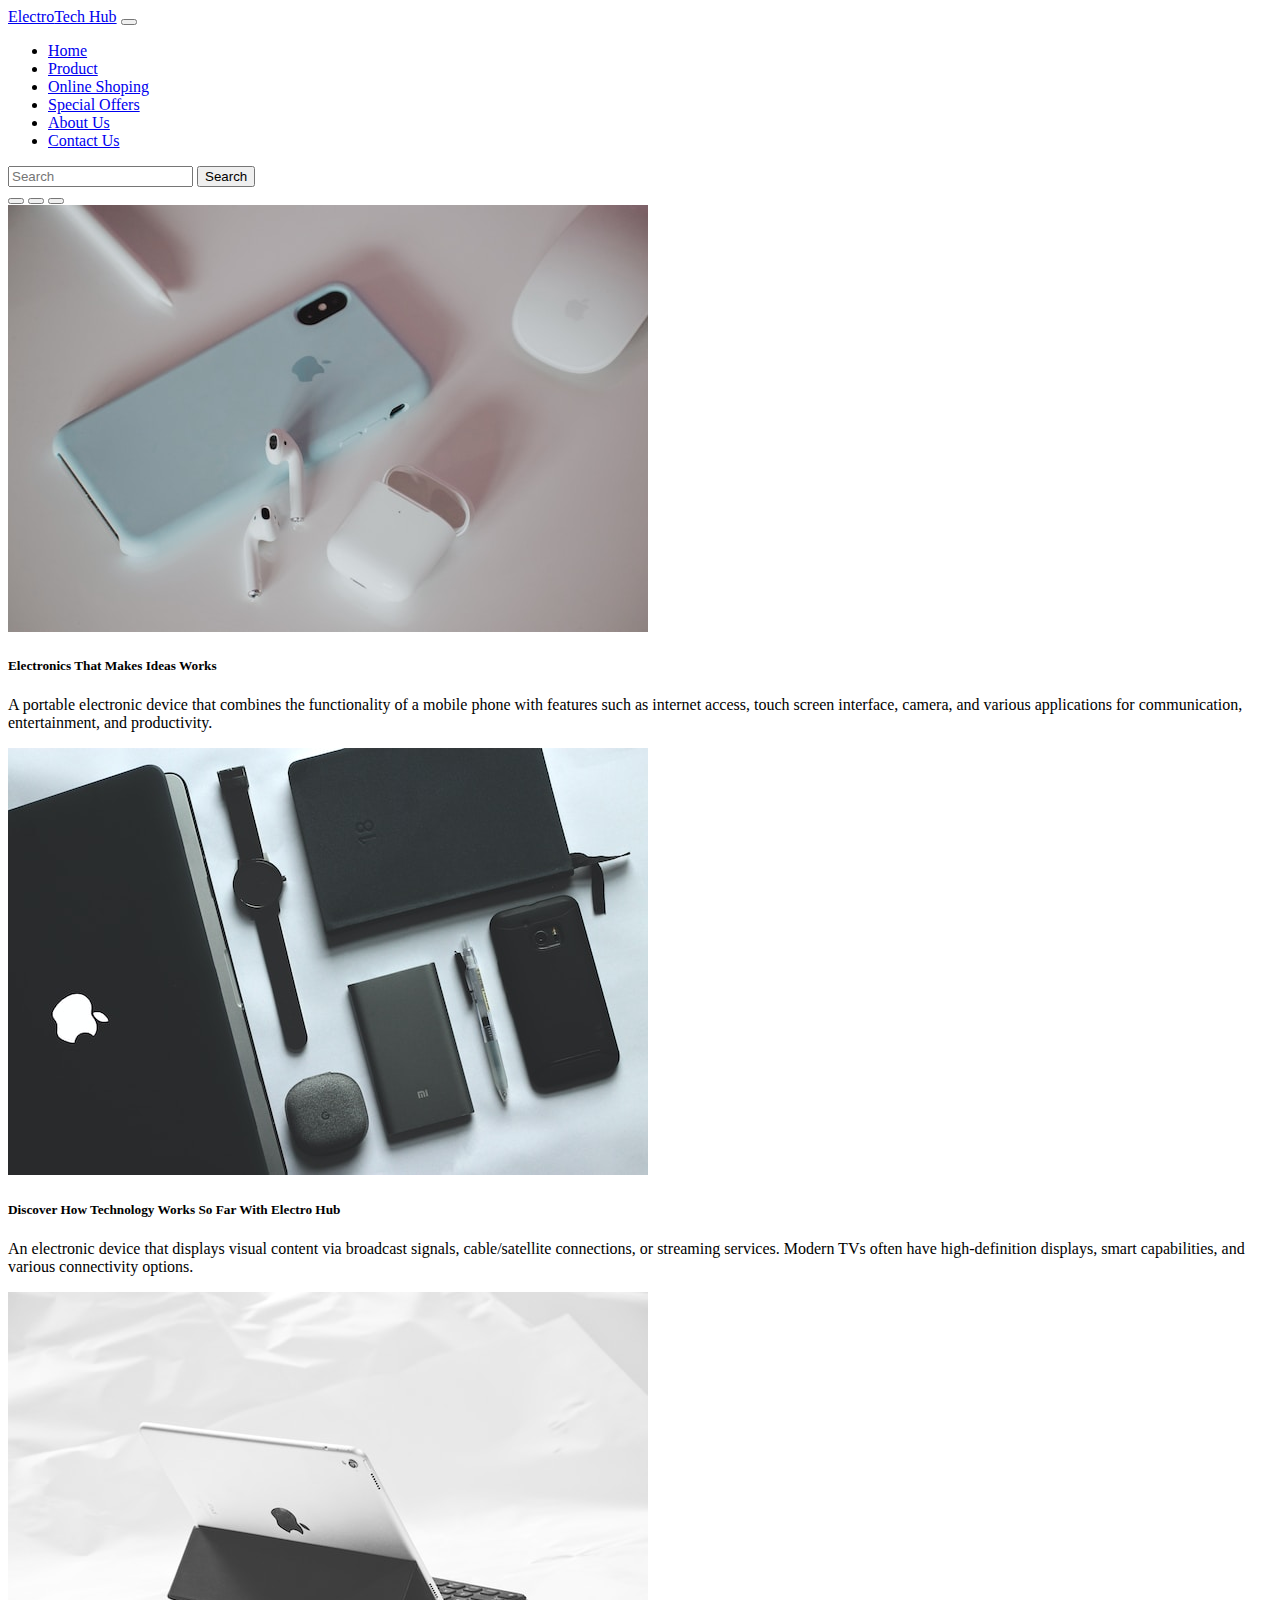
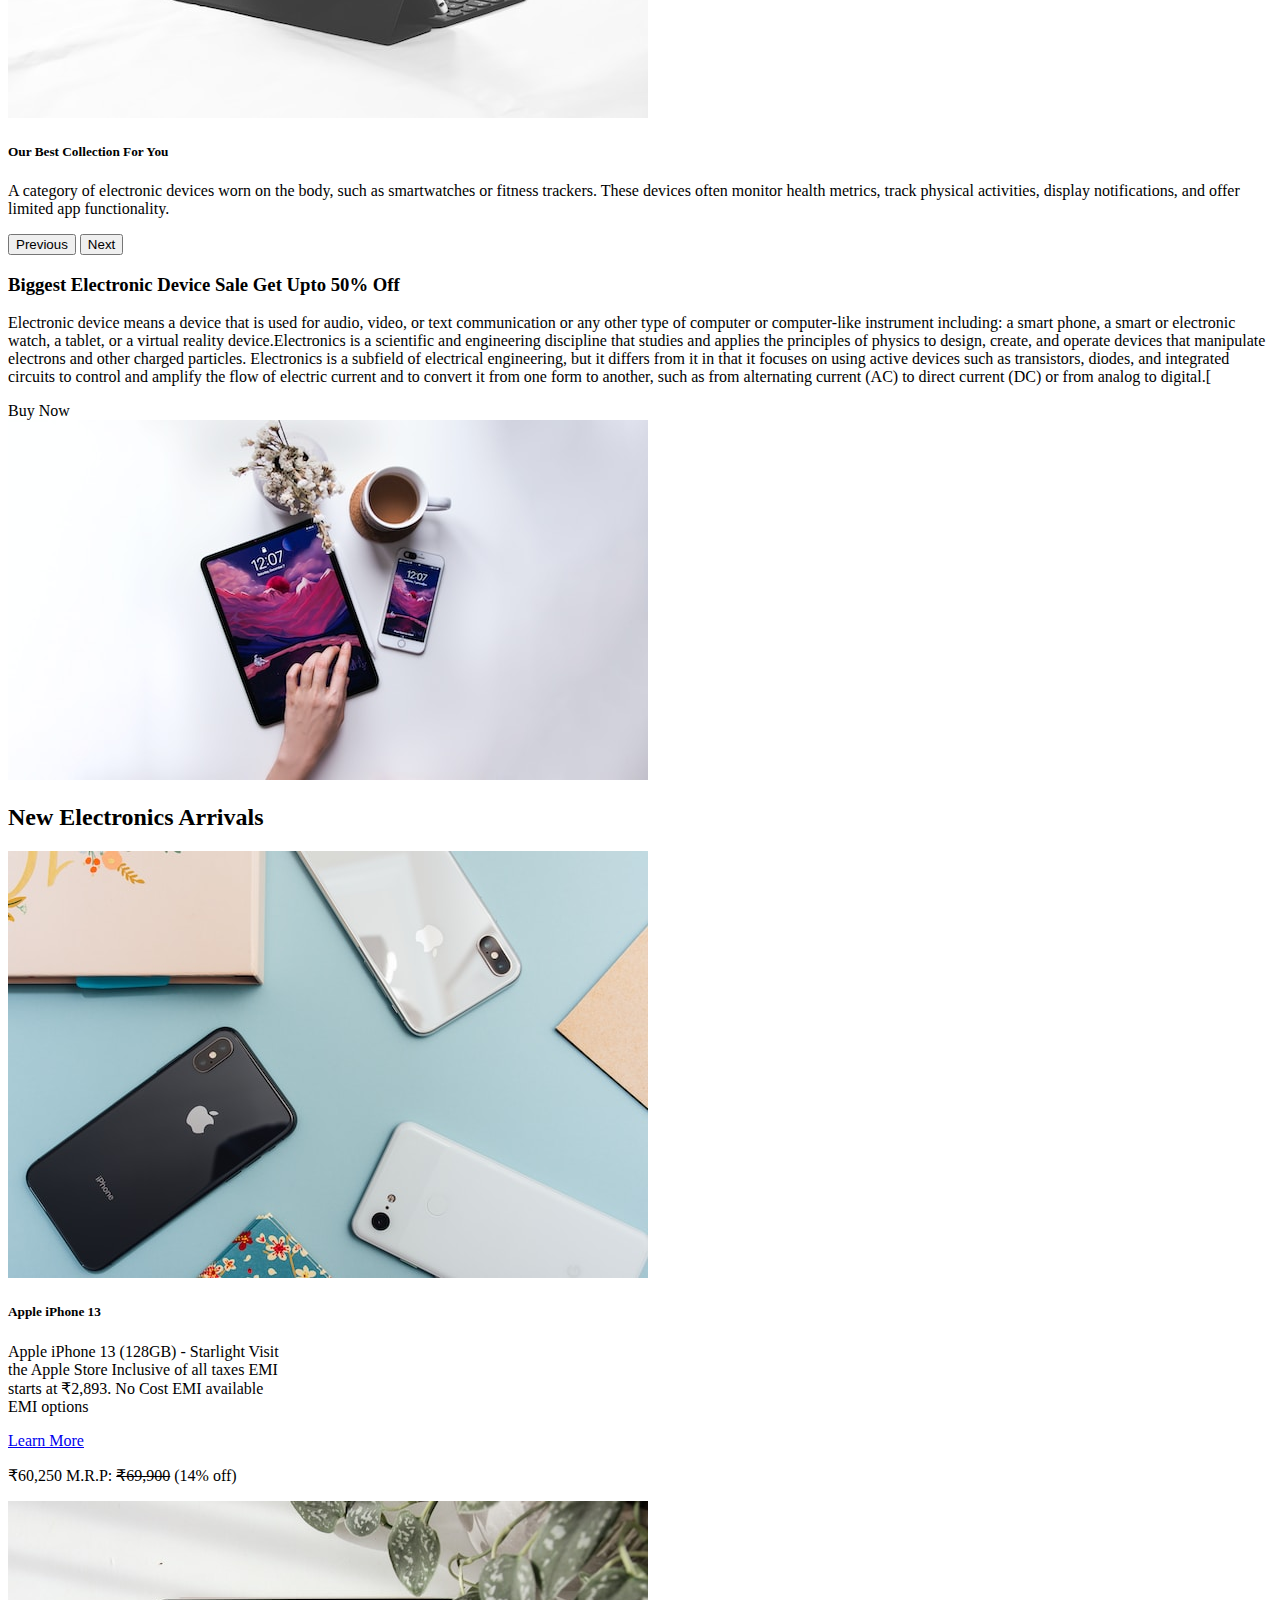
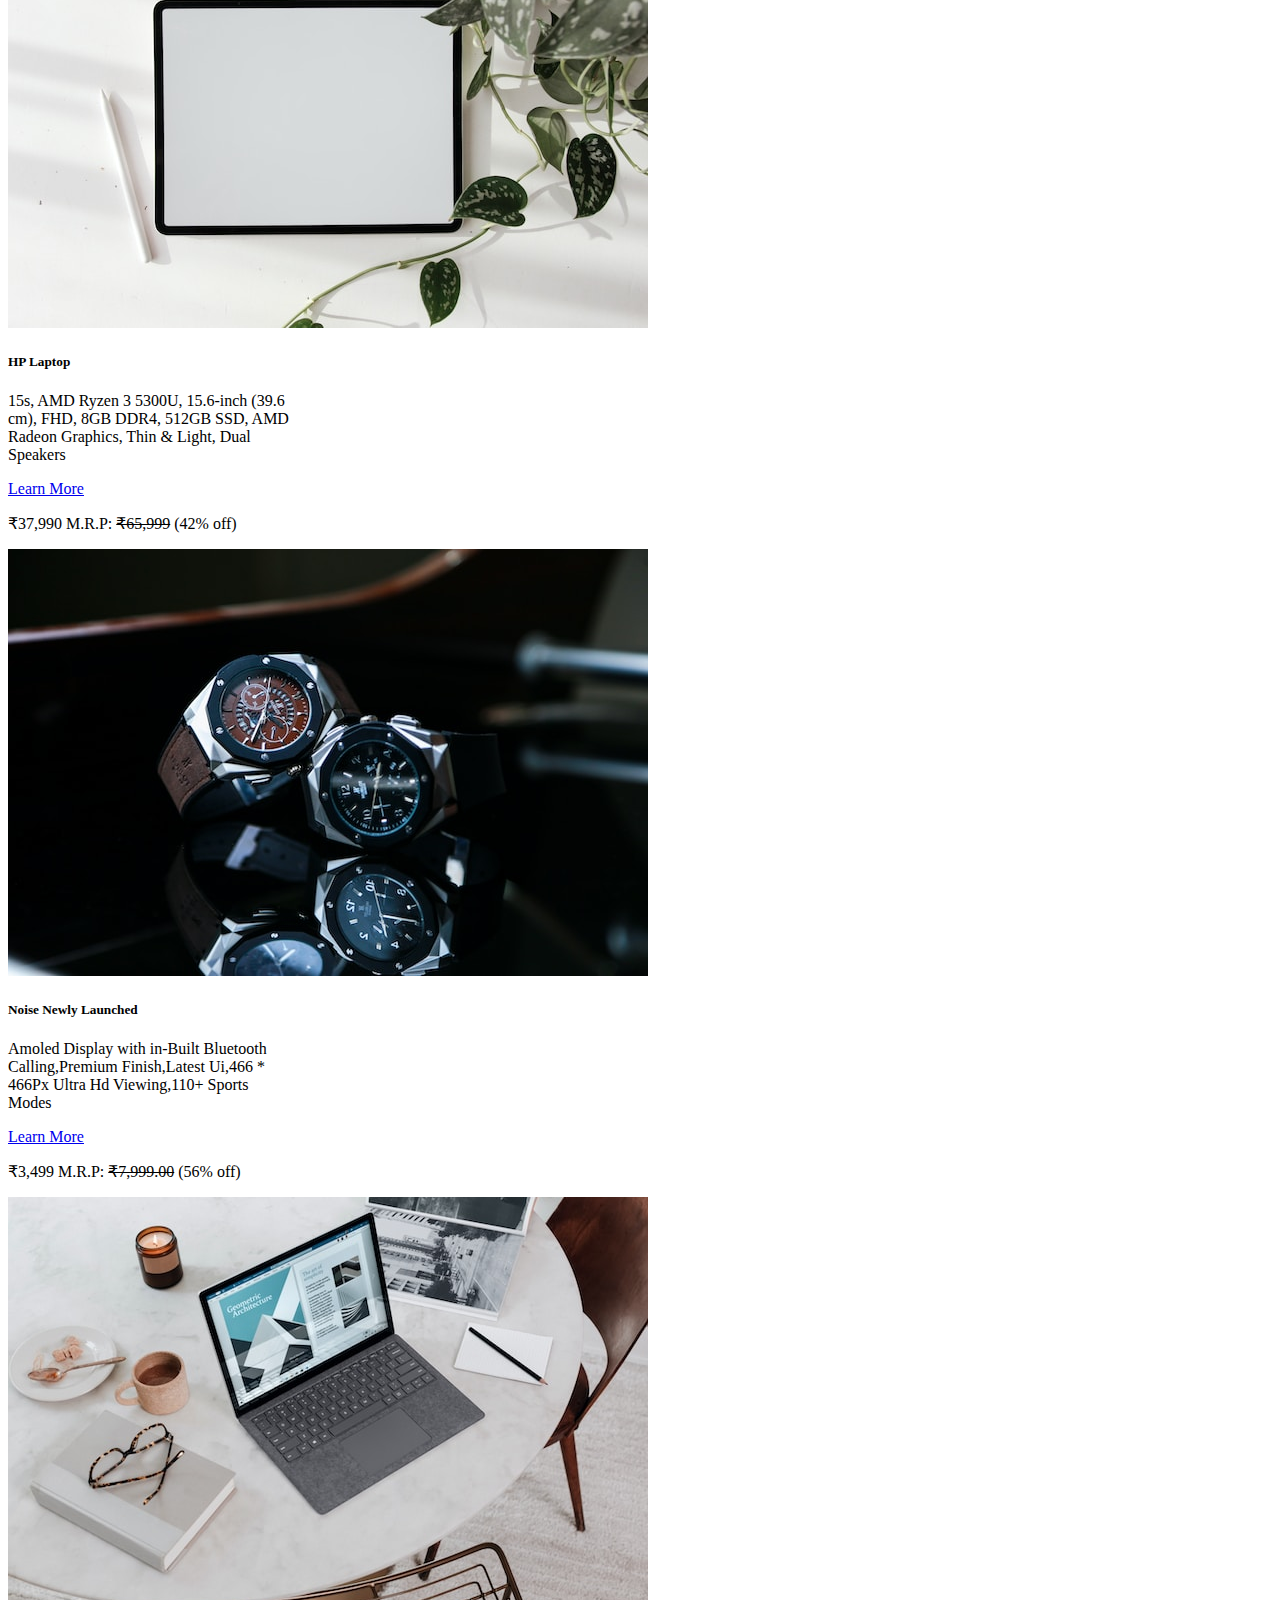
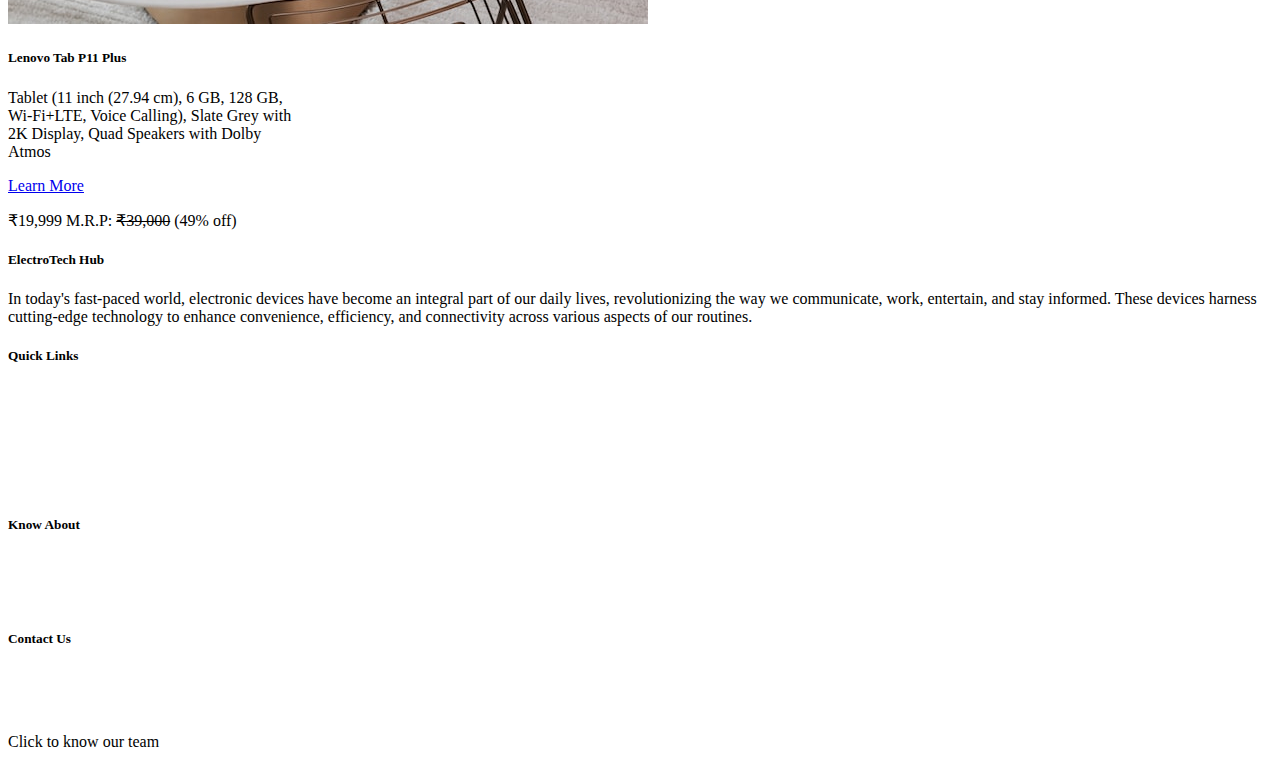
<file: index.html>
<!DOCTYPE html>
<html lang="en">
<head>
    <meta charset="UTF-8">
    <meta name="viewport" content="width=device-width, initial-scale=1.0">
    <title>Electro Tech Hub</title>
    <link href="https://cdn.jsdelivr.net/npm/bootstrap@5.3.1/dist/css/bootstrap.min.css" rel="stylesheet" integrity="sha384-4bw+/aepP/YC94hEpVNVgiZdgIC5+VKNBQNGCHeKRQN+PtmoHDEXuppvnDJzQIu9" crossorigin="anonymous">
    <link rel="stylesheet" href="https://cdnjs.cloudflare.com/ajax/libs/font-awesome/6.4.2/css/all.min.css" integrity="sha512-z3gLpd7yknf1YoNbCzqRKc4qyor8gaKU1qmn+CShxbuBusANI9QpRohGBreCFkKxLhei6S9CQXFEbbKuqLg0DA==" crossorigin="anonymous" referrerpolicy="no-referrer" />
</head>
<body>
    <nav class="navbar navbar-expand-lg bg-body-secondary fixed-top">
        <div class="container">
          <a class="navbar-brand" href="#"><span class="text-warning fs-2 mb-2">Electro</span>Tech Hub</a>
          <button class="navbar-toggler" type="button" data-bs-toggle="collapse" data-bs-target="#navbarSupportedContent" aria-controls="navbarSupportedContent" aria-expanded="false" aria-label="Toggle navigation">
            <span class="navbar-toggler-icon"></span>
          </button>
          <div class="collapse navbar-collapse" id="navbarSupportedContent">
            <ul class="navbar-nav me-auto mb-2 mb-lg-0">
            
              <li class="nav-item me-2 ">
                <a class="nav-link" href="./index.html">Home</a>
              </li>

              <li class="nav-item me-2">
                <a class="nav-link" href="./pages/product.html">Product</a>
              </li>

              <li class="nav-item me-2">
                <a class="nav-link" href="./pages/online-shopping.html">Online Shoping</a>
              </li>

              <li class="nav-item me-2">
                <a class="nav-link" href="./pages/special-offer.html">Special Offers</a>
              </li>

              <li class="nav-item me-2">
                <a class="nav-link" href="./pages/aboutus.html">About Us</a>
              </li>
 
              <li class="nav-item me-2">
                <a class="nav-link" href="./pages/contact_us.html">Contact Us</a>
              </li>
              
            </ul>
            <form class="d-flex" role="search">
              <input class="form-control me-2" type="search" placeholder="Search" aria-label="Search">
              <button class="btn btn-outline-warning" type="submit">Search</button>
            </form>
          </div>
        </div>
      </nav>

      <div id="carouselExampleCaptions" class="carousel slide">
        <div class="carousel-indicators">
          <button type="button" data-bs-target="#carouselExampleCaptions" data-bs-slide-to="0" class="active" aria-current="true" aria-label="Slide 1"></button>
          <button type="button" data-bs-target="#carouselExampleCaptions" data-bs-slide-to="1" aria-label="Slide 2"></button>
          <button type="button" data-bs-target="#carouselExampleCaptions" data-bs-slide-to="2" aria-label="Slide 3"></button>
        </div>
        <div class="carousel-inner">
          <div class="carousel-item active vh-md-80 ">
            <img src="./images/electronic1.jpg" class="d-block w-100" alt="..." />
            <div class="carousel-caption  h-50">
              <h5 class="text-warning fs-md-1">Electronics That Makes Ideas Works </h5>
              <p class="text-dark fs-md-5">A portable electronic device that combines the functionality of a mobile phone with features such as internet access, touch screen interface, camera, and various applications for communication, entertainment, and productivity.</p>
            </div>
          </div>
          <div class="carousel-item vh-md-80">
            <img src="./images/electronic4.jpg" class="d-block w-100 h-md-100" alt="..."/>
            <div class="carousel-caption d-md-block h-50">
              <h5 class="text-warning fs-1">Discover How Technology Works So Far With Electro <span class="text-light">Hub</span> </h5>
              <p class="text-dark fs-5">An electronic device that displays visual content via broadcast signals, cable/satellite connections, or streaming services. Modern TVs often have high-definition displays, smart capabilities, and various connectivity options.</p>
            </div>
          </div>
          <div class="carousel-item vh-md-80">
            <img src="./images/electronic6.jpg" class="d-block w-100 h-md-100" alt="..."/>
            <div class="carousel-caption  d-md-block h-50">
              <h5 class="text-warning fs-1">Our Best Collection For You </h5>
              <p class="text-dark fs-5">A category of electronic devices worn on the body, such as smartwatches or fitness trackers. These devices often monitor health metrics, track physical activities, display notifications, and offer limited app functionality.</p>
            </div>
          </div>
        </div>
        <button class="carousel-control-prev" type="button" data-bs-target="#carouselExampleCaptions" data-bs-slide="prev">
          <span class="carousel-control-prev-icon" aria-hidden="true"></span>
          <span class="visually-hidden">Previous</span>
        </button>
        <button class="carousel-control-next" type="button" data-bs-target="#carouselExampleCaptions" data-bs-slide="next">
          <span class="carousel-control-next-icon" aria-hidden="true"></span>
          <span class="visually-hidden">Next</span>
        </button>
      </div>
      <div>
        
      </div>
 
      <div  class=" bg-warning">
      <div class="container">
        <div class="row py-3">
          <div class="col-md-6 text-light mb-2">
            <h3 class="my-2 fw-bold">Biggest Electronic Device Sale Get Upto 50% Off </h3>
            <p>Electronic device means a device that is used for audio, video, or text communication or any other type of computer or computer-like instrument including: a smart phone, a smart or electronic watch, a tablet, or a virtual reality device.Electronics is a scientific and engineering discipline that studies and applies the principles of physics to design, create, and operate devices that manipulate electrons and other charged particles. Electronics is a subfield of electrical engineering, but it differs from it in that it focuses on using active devices such as transistors, diodes, and integrated circuits to control and amplify the flow of electric current and to convert it from one form to another, such as from alternating current (AC) to direct current (DC) or from analog to digital.[</p>
             <div class="btn btn-light">Buy Now</div>
          </div>
          <div class="col-md-6 mb-2">
            <img src="./images/electronic5.jpg" alt="" class="img-fluid">
          </div>
        </div>
      </div>
    </div>

    <div class="container my-5">
      <h2  class=" my-3 text-warning fs-1 text-center"> New Electronics Arrivals</h2>
      <div class="row d-flex justify-content-center mx-auto">
        <div class="col-md-3">
          <div class="card" style="width: 18rem;">
            <img src="./images/e-device1.jpg" class="card-img-top" alt="...">
            <div class="card-body">
              <h5 class="card-title">Apple iPhone 13</h5>
              <p class="card-text">
                Apple iPhone 13 (128GB) - Starlight
                Visit the Apple Store
                Inclusive of all taxes
                EMI starts at ₹2,893. No Cost EMI available EMI options </p>
              <a href="https://www.amazon.in/Apple-iPhone-13-128GB-Starlight/dp/B09G9D8KRQ/ref=sr_1_1_sspa?crid=2WRMRUEJDQZMR&keywords=iphone&qid=1691822588&sprefix=iphone%2Caps%2C403&sr=8-1-spons&sp_csd=d2lkZ2V0TmFtZT1zcF9hdGY&psc=1" class="btn btn-warning text-light">Learn More</a>
              <p><span class="fw-bold">
                ₹60,250
                
               </span> M.R.P: <del> ₹69,900</del>
                
                (14% off)</p>
            </div>
          </div>
        </div>
        <div class="col-md-3">
          <div class="card" style="width: 18rem;">
            <img src="./images/e-device6.jpg" class="card-img-top" alt="...">
            <div class="card-body">
              <h5 class="card-title">HP Laptop</h5>
              <p class="card-text"> 15s, AMD Ryzen 3 5300U, 15.6-inch (39.6 cm), FHD, 8GB DDR4, 512GB SSD, AMD Radeon Graphics, Thin & Light, Dual Speakers </p>
              <a href="https://www.amazon.in/Honor-MagicBook-Anti-Glare-Fingerprint-NobelM-WDQ9BHNE/dp/B0BC9VHH9F/ref=sxin_17_pa_sp_search_thematic_sspa?content-id=amzn1.sym.5c2af76f-28ad-42b0-80ba-b318af0af39f%3Aamzn1.sym.5c2af76f-28ad-42b0-80ba-b318af0af39f&crid=265P8E5J1GNZY&cv_ct_cx=laptop&keywords=laptop&pd_rd_i=B0BC9VHH9F&pd_rd_r=8f628a4e-8f55-4cd8-bff0-50eb68ad7d89&pd_rd_w=PV45H&pd_rd_wg=pgEx9&pf_rd_p=5c2af76f-28ad-42b0-80ba-b318af0af39f&pf_rd_r=SSS9D5QH7ZRPZE3NZQ13&qid=1691821980&sbo=RZvfv%2F%2FHxDF%2BO5021pAnSA%3D%3D&sprefix=lapto%2Caps%2C496&sr=1-1-57f7ded0-ad23-4d3a-8b1d-eb8cdd1b0fe5-spons&sp_csd=d2lkZ2V0TmFtZT1zcF9zZWFyY2hfdGhlbWF0aWM&psc=1" class="btn btn-warning text-light">Learn More</a>
              <p><span class="fw-bold">₹37,990</span> M.R.P: <del>₹65,999</del>
                
                (42% off)</p>
            </div>
          </div>
        </div>
        <div class="col-md-3">
          <div class="card" style="width: 18rem;">
            <img src="./images/e-device7.jpg" class="card-img-top" alt="...">
            <div class="card-body">
              <h5 class="card-title">Noise Newly Launched</h5>
              <p class="card-text"> Amoled Display with in-Built Bluetooth Calling,Premium Finish,Latest Ui,466 * 466Px Ultra Hd Viewing,110+ Sports Modes</p>
              <a href="https://www.amazon.in/Noise-Launched-Display-Bluetooth-Calling/dp/B0C5DYKGCK?ref_=ast_sto_dp&th=1" class="btn btn-warning text-light">Learn More</a>
              <p><span class="fw-bold">
                ₹3,499
                </span> M.R.P: <del> ₹7,999.00</del>
                
                (56% off)</p>
            </div>
          </div>
        </div>
        <div class="col-md-3">
          <div class="card" style="width: 18rem;">
            <img src="./images/e-device5.jpg" class="card-img-top" alt="...">
            <div class="card-body">
              <h5 class="card-title">Lenovo Tab P11 Plus </h5>
              <p class="card-text"> Tablet (11 inch (27.94 cm), 6 GB, 128 GB, Wi-Fi+LTE, Voice Calling), Slate Grey with 2K Display, Quad Speakers with Dolby Atmos</p>
              <a href="https://www.amazon.in/Lenovo-Calling-Speakers-Certified-Protection/dp/B00NXEINKE/ref=sr_1_5?crid=3EBTMFMAKYXAG&keywords=tablet&qid=1691823010&sprefix=tablet%2Caps%2C208&sr=8-5" class="btn btn-warning text-light">Learn More</a>
              <p><span class="fw-bold">₹19,999 
                
                </span> M.R.P: <del>₹39,000</del>
                
                (49% off)</p>
            </div>
          </div>
        </div>
      </div>
    </div>

    <footer class="bg-warning py-3">
      <div class="container text-light">
        <div class="row">
          <div class="col-lg-3 col-md-6 col-sm-12">
            <h5 class=" fs-1">Electro<span class="text-dark ">Tech Hub</span> </h5>
            <p>In today's fast-paced world, electronic devices have become an integral part of our daily lives, revolutionizing the way we communicate, work, entertain, and stay informed. These devices harness cutting-edge technology to enhance convenience, efficiency, and connectivity across various aspects of our routines.</p>
          </div>
          <div class="col-lg-3 col-md-6 col-sm-12 my-md-3 my-sm-5">
            <h5 class=" fs-4">Quick Links </h5>
            <a href="./index.html" style="text-decoration: none; display:block; color: white;">Home</a>
            <a href="./pages/product.html" style="text-decoration: none; display:block; color: white;">Product</a>
            <a href="./pages/online-shopping.html" style="text-decoration: none; display:block; color: white;">Online Shoping</a>
            <a href="./pages/special-offer.html" style="text-decoration: none; display:block; color: white;">Special offer</a>
            <a href="./pages/aboutus.html" style="text-decoration: none; display:block; color: white;">About Us</a>
            <a href="./pages/contact_us.html" style="text-decoration: none; display:block; color: white;">Contact Us</a>
          </div>
          <div class="col-lg-3 col-md-6 col-sm-12 my-md-3 my-sm-3">
            <h5 class=" fs-4">Know About</h5>
            <a href="#" style="text-decoration: none; display:block; color: white;">Latest Product</a>
            <a href="#" style="text-decoration: none; display:block; color: white;">Pricing</a>
            <a href="#" style="text-decoration: none; display:block; color: white;">Discount</a>
          </div>
          <div class="col-lg-3 col-md-6 col-sm-12 my-md-3 my-sm-3">
            <h5 class=" fs-4">Contact Us</h5>
           <pre><a href="tel:+919373814613" style="text-decoration: none; display:block; color: white;"><i class="fa-solid fa-phone-volume"></i> +919373814613</a></pre> 
                <a href="mailto:harshalikanoje@gmail.com" style="text-decoration: none; display:block; color: white;"><i class="fa-solid fa-envelope"></i>
                    harshalikanoje@gmail.com</a>
                    <br>
                <!-- <input type="tel"> -->
                <span>Click to know our team</span><br>
                <a href="./pages/aboutus.html" style="text-decoration: none; display:block; color: white;">About Us</a>
          </div>
        </div>
      </div>
    </footer>
    <script src="https://cdn.jsdelivr.net/npm/bootstrap@5.3.1/dist/js/bootstrap.bundle.min.js" integrity="sha384-HwwvtgBNo3bZJJLYd8oVXjrBZt8cqVSpeBNS5n7C8IVInixGAoxmnlMuBnhbgrkm" crossorigin="anonymous"></script>
</body>
</html>
</file>
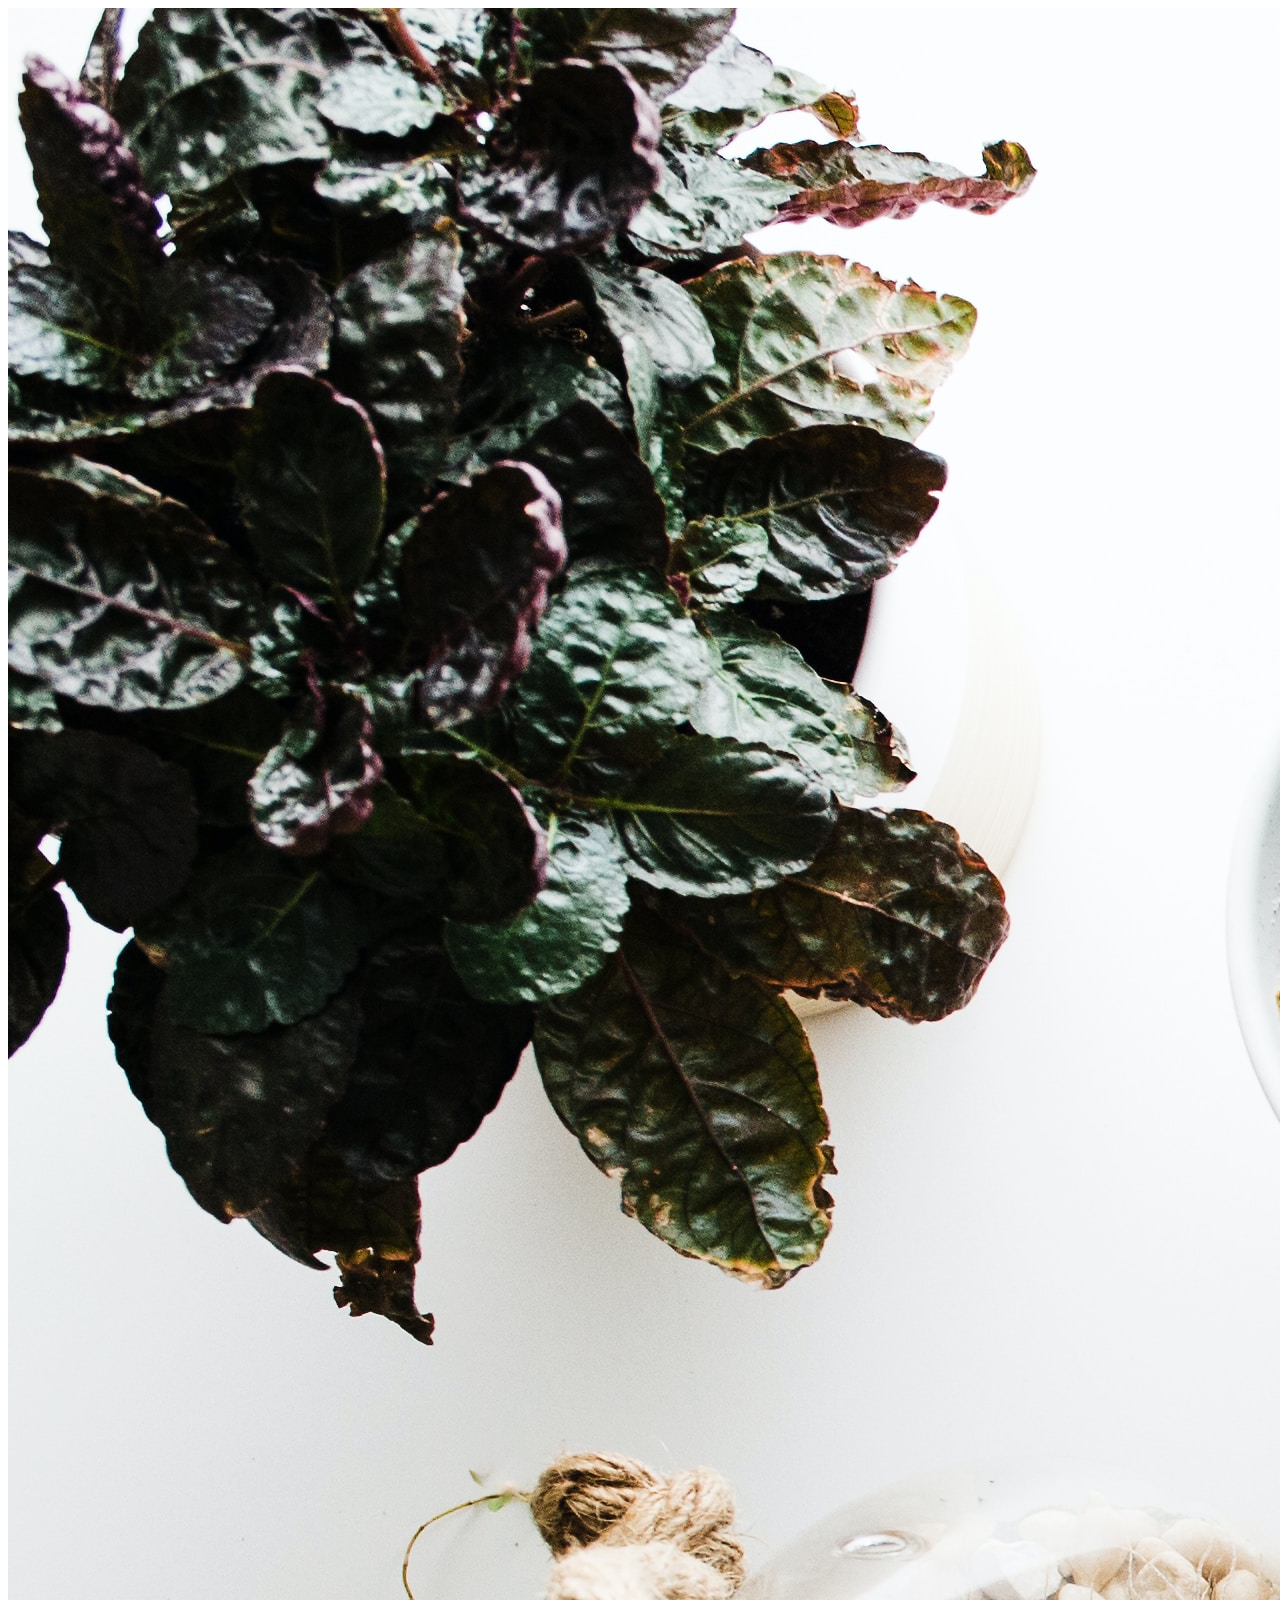
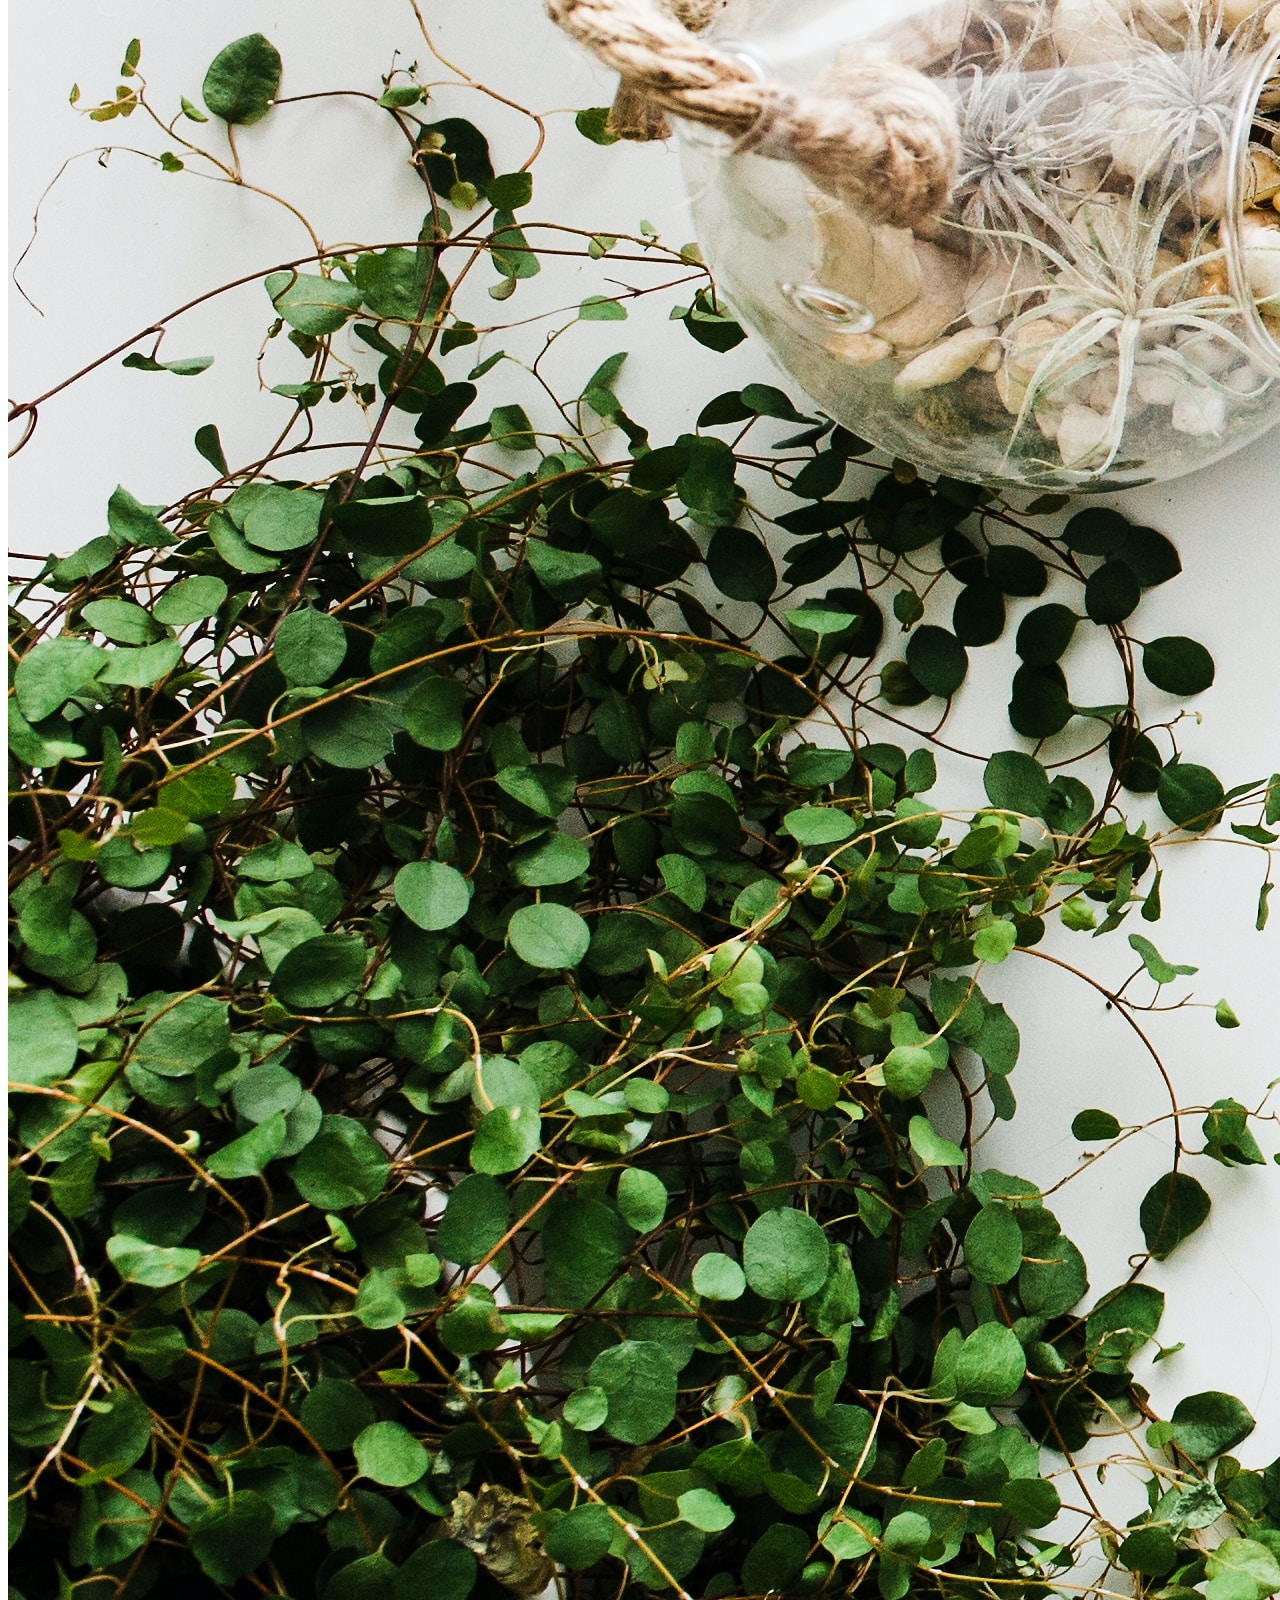
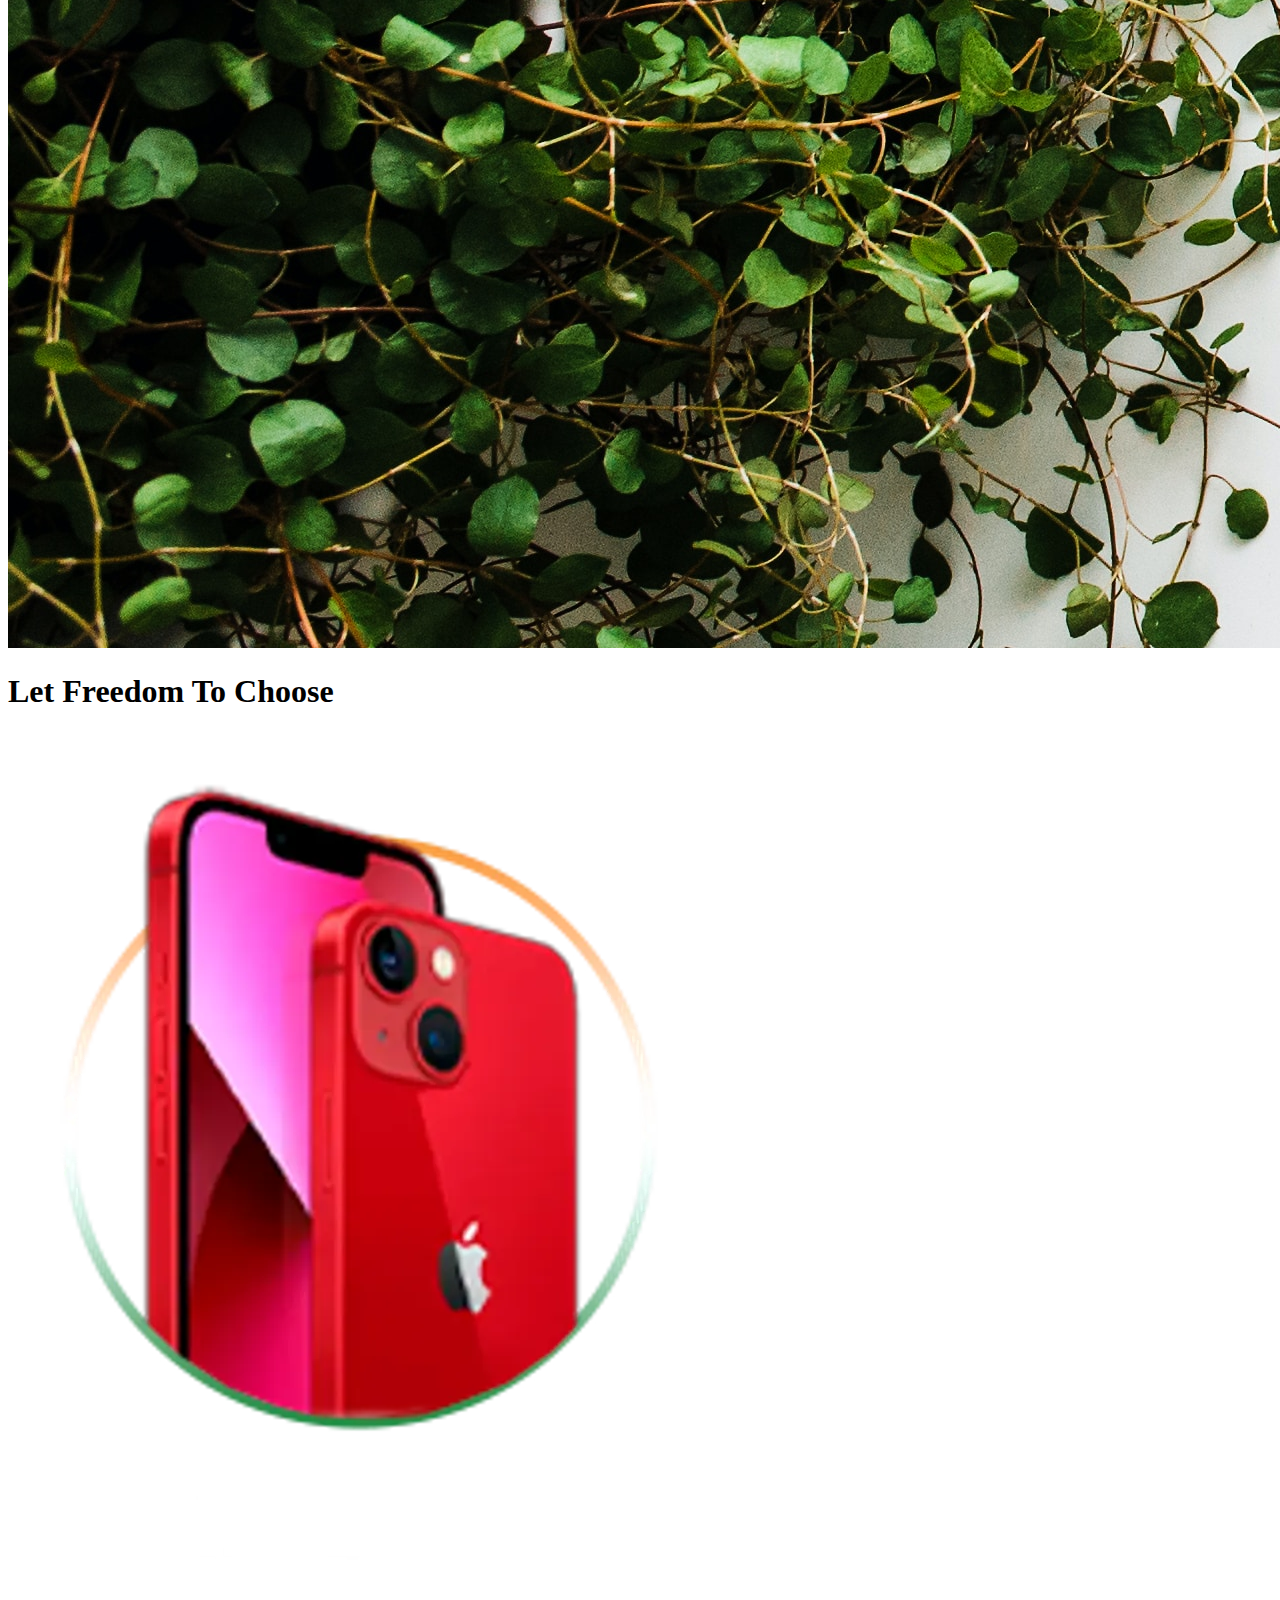
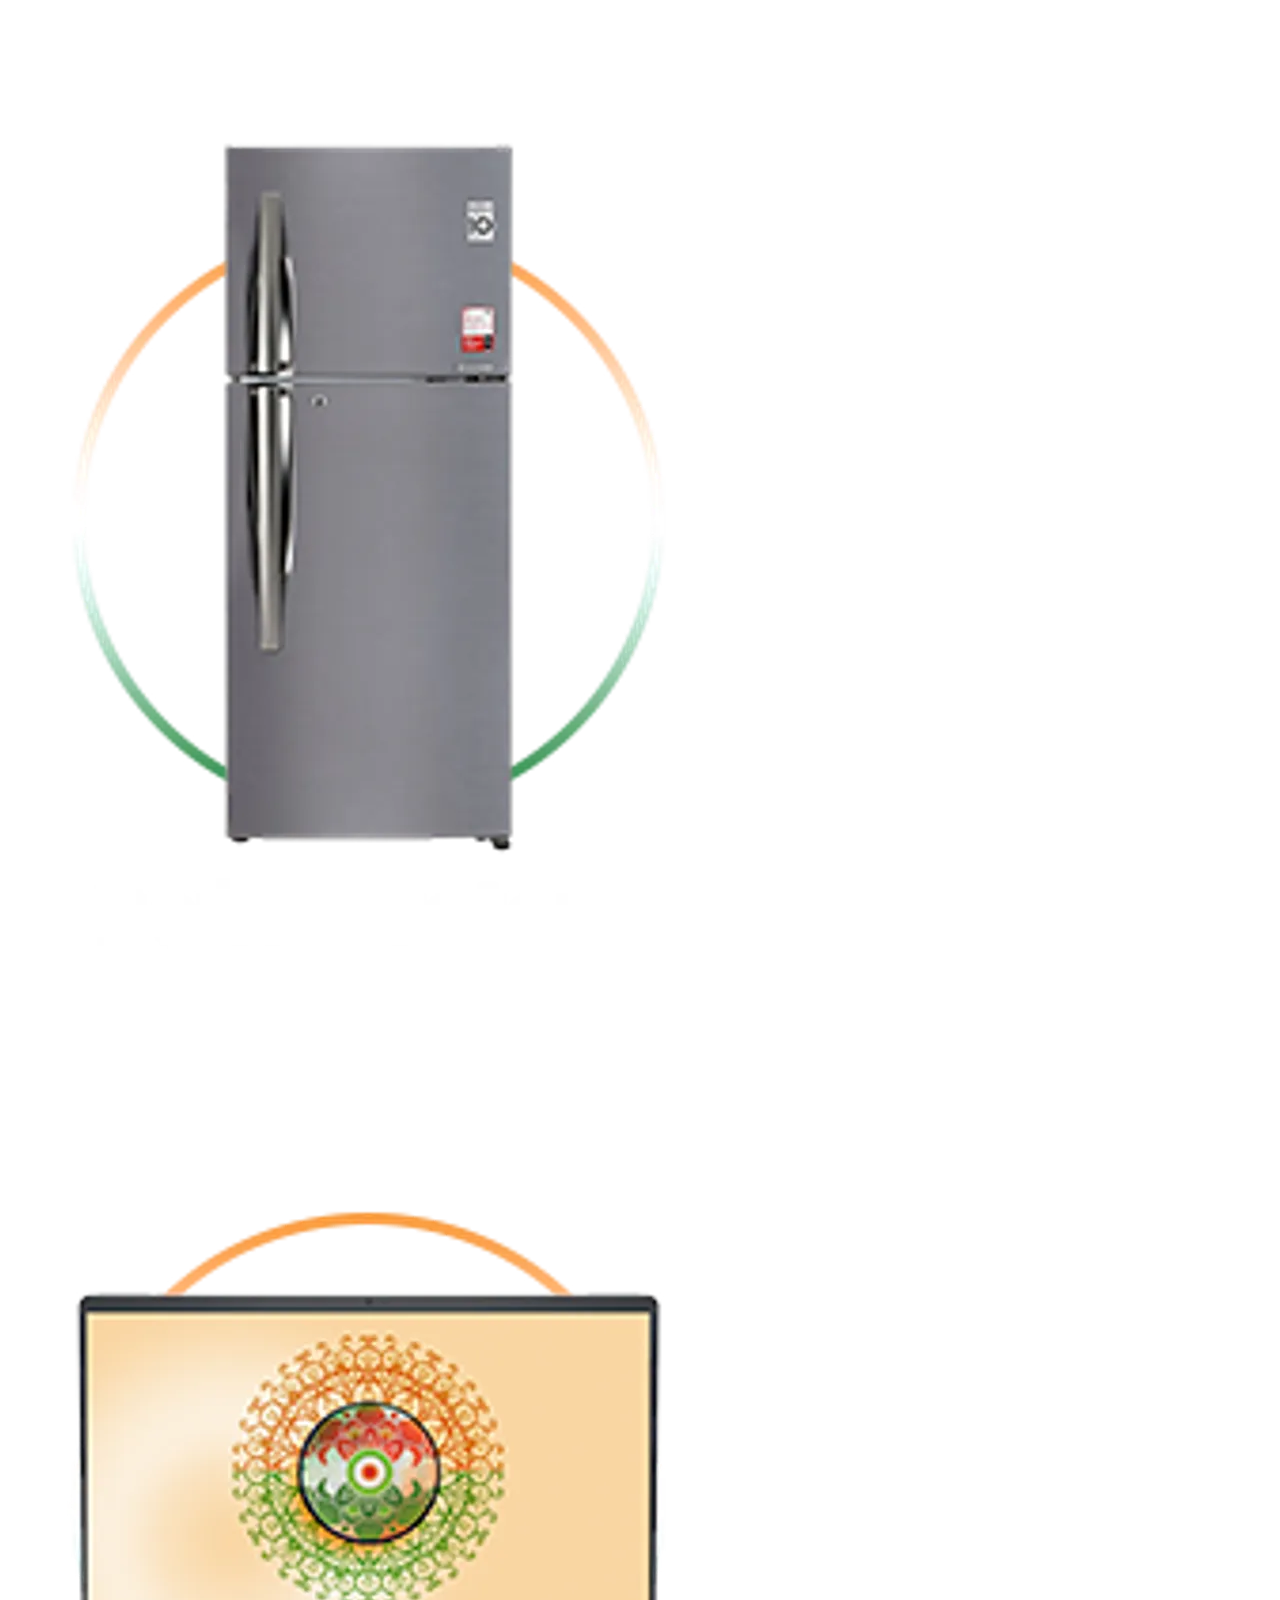
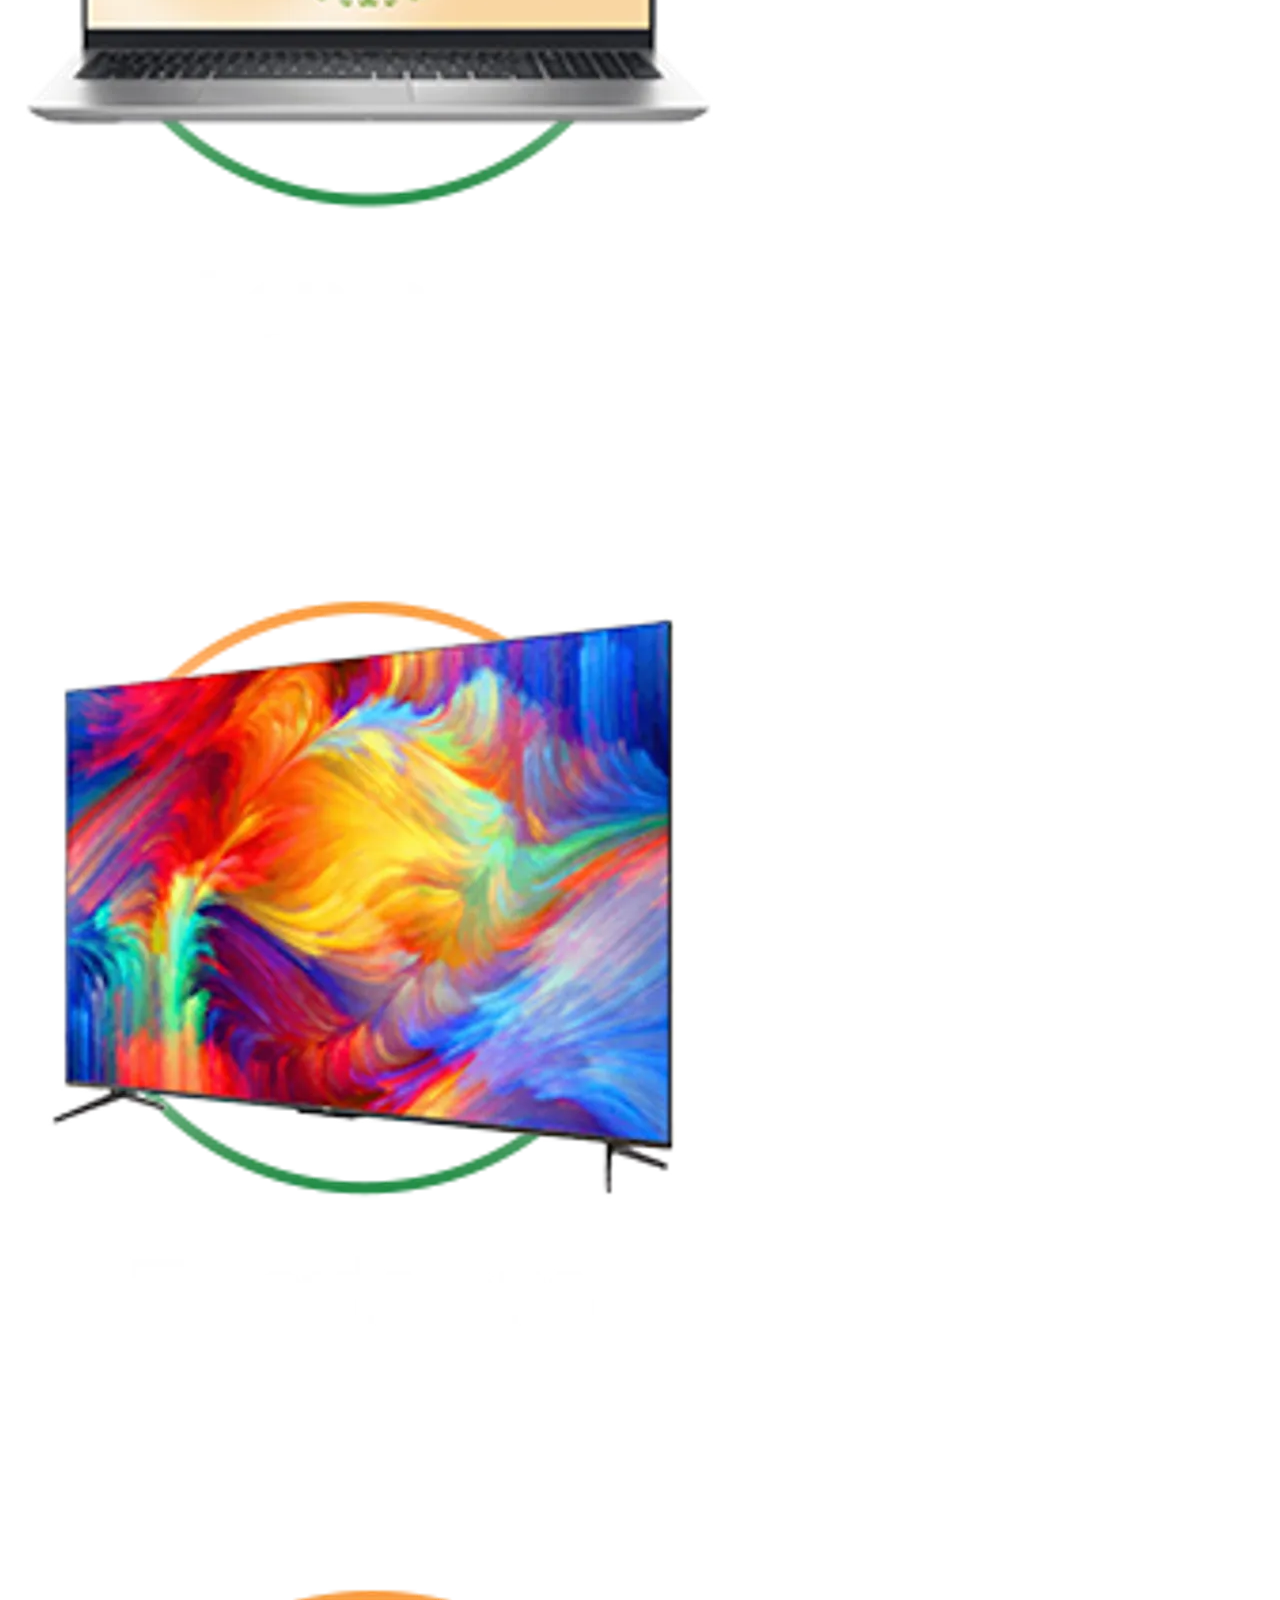
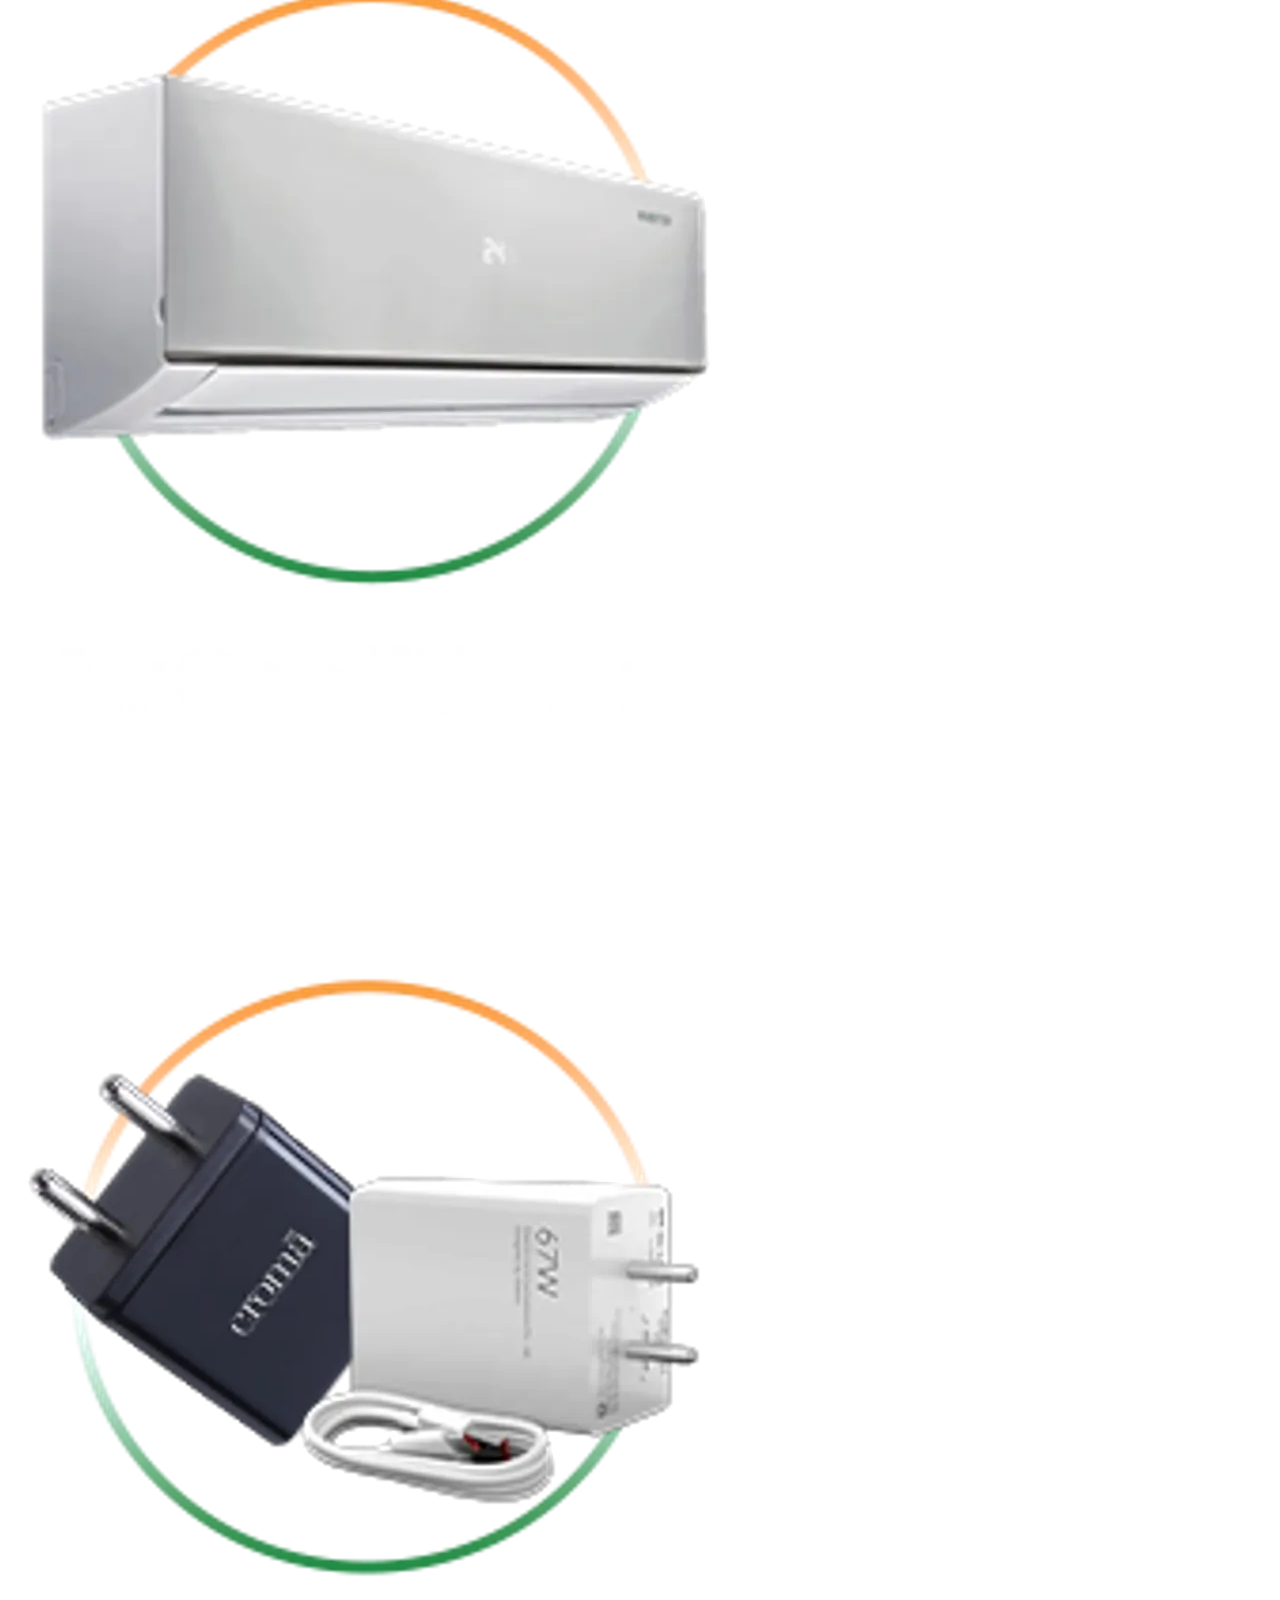
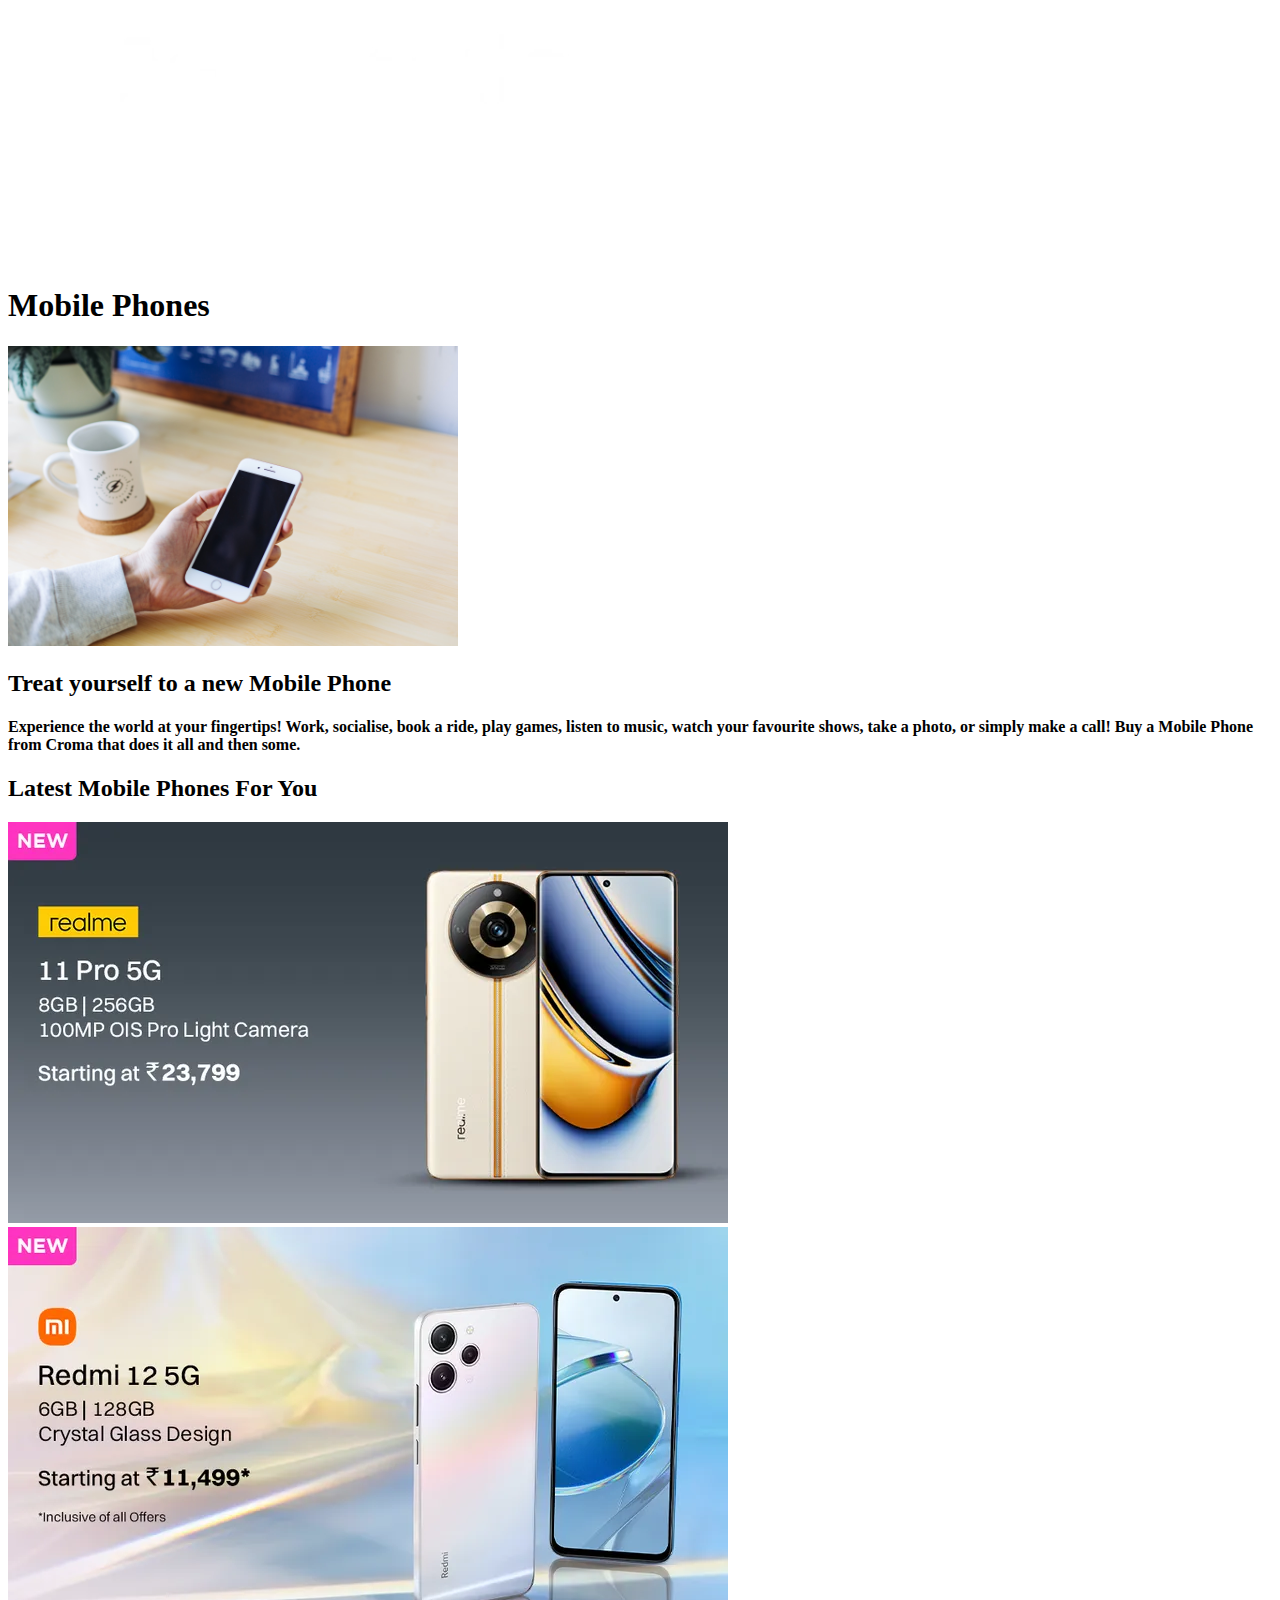
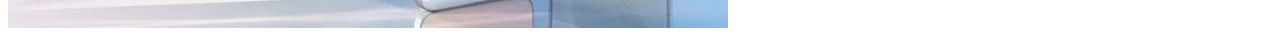
<file: pages/online-shopping.html>
<!DOCTYPE html>
<html lang="en">

<head>
    <meta charset="UTF-8">
    <meta name="viewport" content="width=device-width, initial-scale=1.0">
    <title>Document</title>
    <link href="https://cdn.jsdelivr.net/npm/bootstrap@5.3.1/dist/css/bootstrap.min.css" rel="stylesheet"
        integrity="sha384-4bw+/aepP/YC94hEpVNVgiZdgIC5+VKNBQNGCHeKRQN+PtmoHDEXuppvnDJzQIu9" crossorigin="anonymous">

    <style>
        .img {
            width: 450px;
            height:300px;
        }
    </style>
</head>

<body>
    <div class="container">
        <div class="img-fluid">
            <img src="../images/online-shopping/main-img.jpg" class="img-fluid " alt="...">
        </div>
    </div>
    <h1 class="m-5 text-center"><span class="text-warning">Let</span> Freedom To Choose</h1>
    <div class="container">
        <div class="row">
            <div class="col-lg-2  col-sm-4 mb-3">
                <img src="../images/online-shopping/mobile.png" class="img-fluid bg-warning" alt="...">
            </div>
            <div class="col-lg-2  col-sm-4 mb-3">
                <img src="../images/online-shopping/freez.png" class="img-fluid  bg-warning" alt="...">
            </div>
            <div class="col-lg-2 col-sm-4 mb-3">
                <img src="../images/online-shopping/laptop1.png" class="img-fluid  bg-warning" alt="...">
            </div>
            <div class="col-lg-2 col-sm-4 mb-3">
                <img src="../images/online-shopping/television.png" class="img-fluid  bg-warning" alt="...">
            </div>
            <div class="col-lg-2  col-sm-4 mb-3">
                <img src="../images/online-shopping/air conditionar.png" class="img-fluid  bg-warning" alt="...">
            </div>
            <div class="col-lg-2 col-sm-4 mb-3">
                <img src="../images/online-shopping/accesories.png" class="img-fluid  bg-warning" alt="...">
            </div>

        </div>
    </div>

    <div class="container">
        <div class="row">
            <h1 class="m-5 text-center"><span class="text-warning">Mobile</span> Phones</h1>
            <div class="col-lg-6 col-sm-12 img-fluid">
                
                <img src="../images/online-shopping/mia-baker-15q2ZCDbQFU-unsplash.jpg" class="img rounded" alt="...">
            </div>

            <div class="col-lg-6 col-sm-12">
               
                    <h2 class=""><span class="text-warning">Treat</span> yourself to a new Mobile Phone</h2>
                
                
                <h4 class="mx-5 mt-5">
                    Experience the world at your fingertips! Work, socialise, book a ride, play games, listen to music,
                    watch your favourite shows, take a photo, or simply make a call! Buy a Mobile Phone from Croma that
                    does it all and then some.</h4>

            </div>
        </div>
    </div>

   
        <h2 class="text-center mt-5 mb-5"><span class="text-warning">Latest</span> Mobile Phones For You</h2>
    
        <div class="container">
            <div class="row">
                <div class="col-lg-6 ">
                    <img src="../images/online-shopping/mobile1.png" class="img-fluid rounded" alt="...">
                </div>
                <div class="col-lg-6 ">
                    <img src="../images/online-shopping/mobile2.png" class="img-fluid rounded" alt="...">
                </div>
            </div>
        </div>










    <script src="https://cdn.jsdelivr.net/npm/bootstrap@5.3.1/dist/js/bootstrap.bundle.min.js"
        integrity="sha384-HwwvtgBNo3bZJJLYd8oVXjrBZt8cqVSpeBNS5n7C8IVInixGAoxmnlMuBnhbgrkm"
        crossorigin="anonymous"></script>
</body>

</html>
</file>
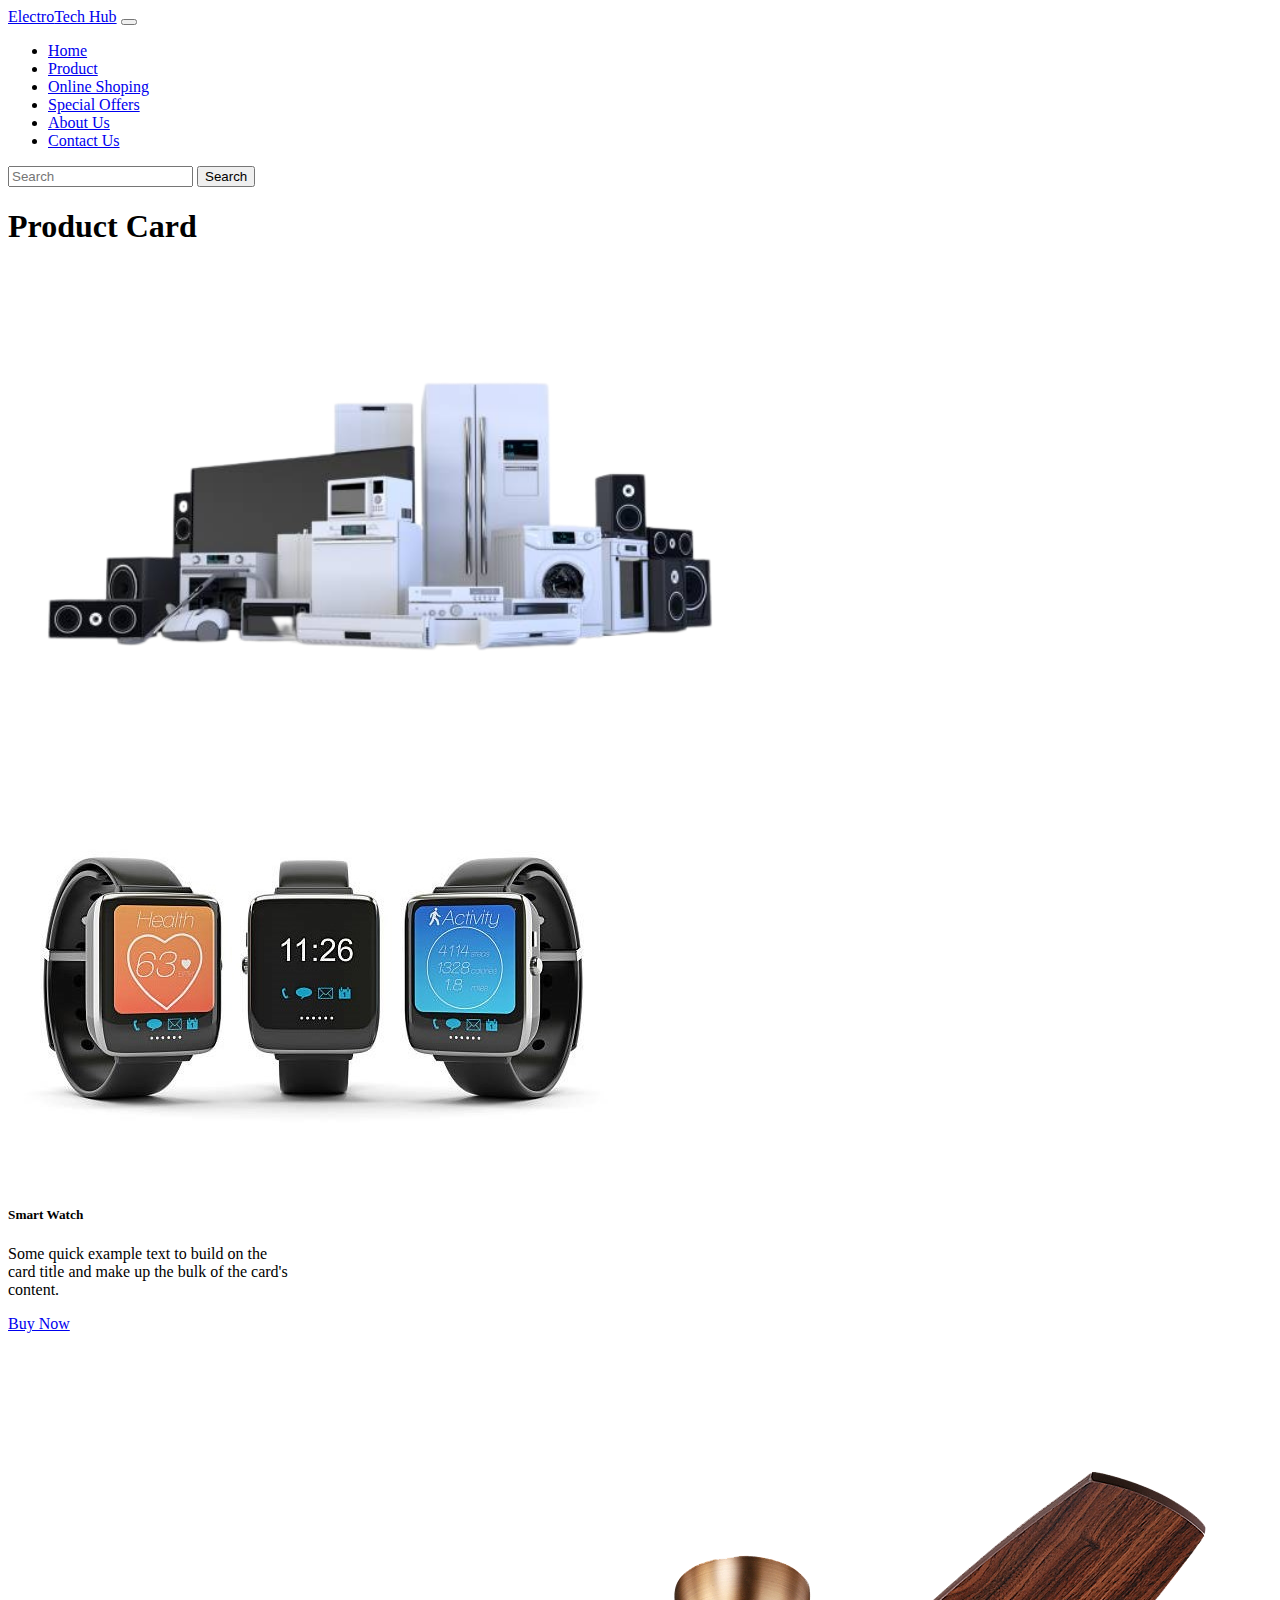
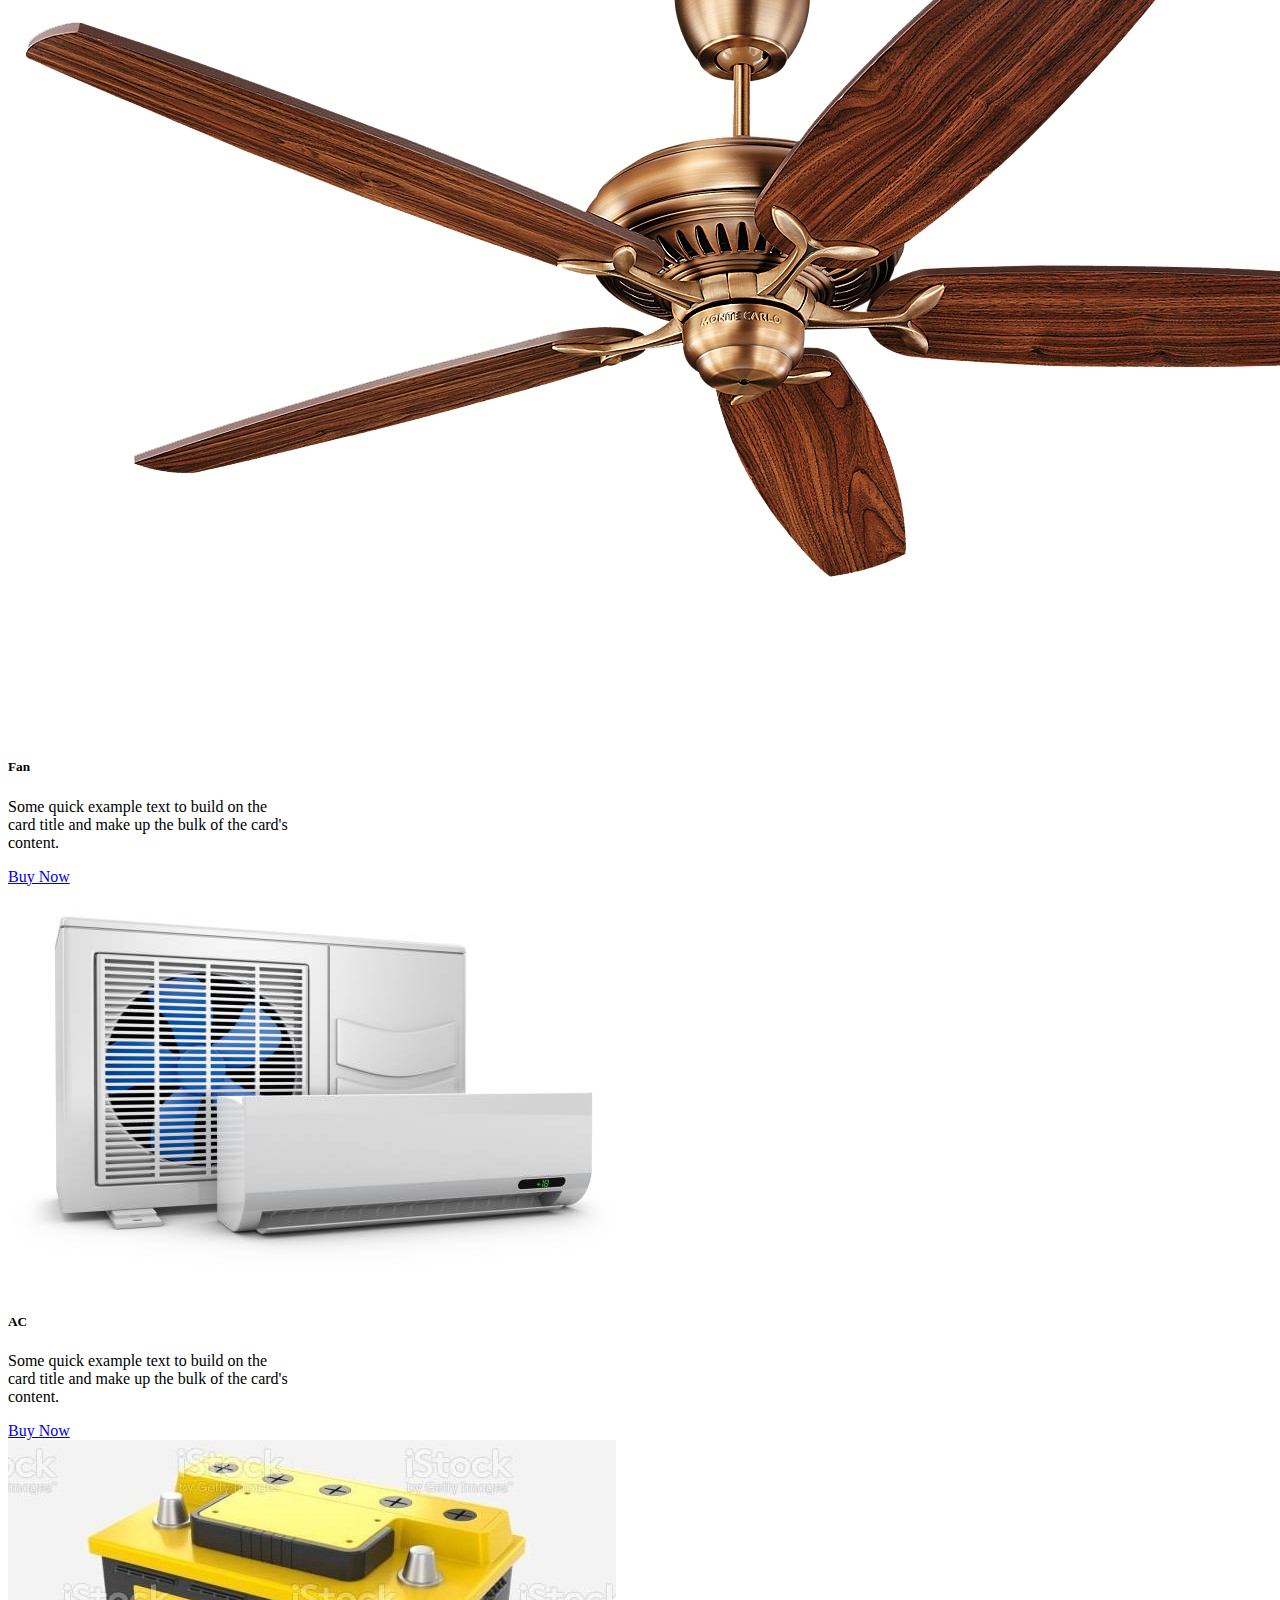
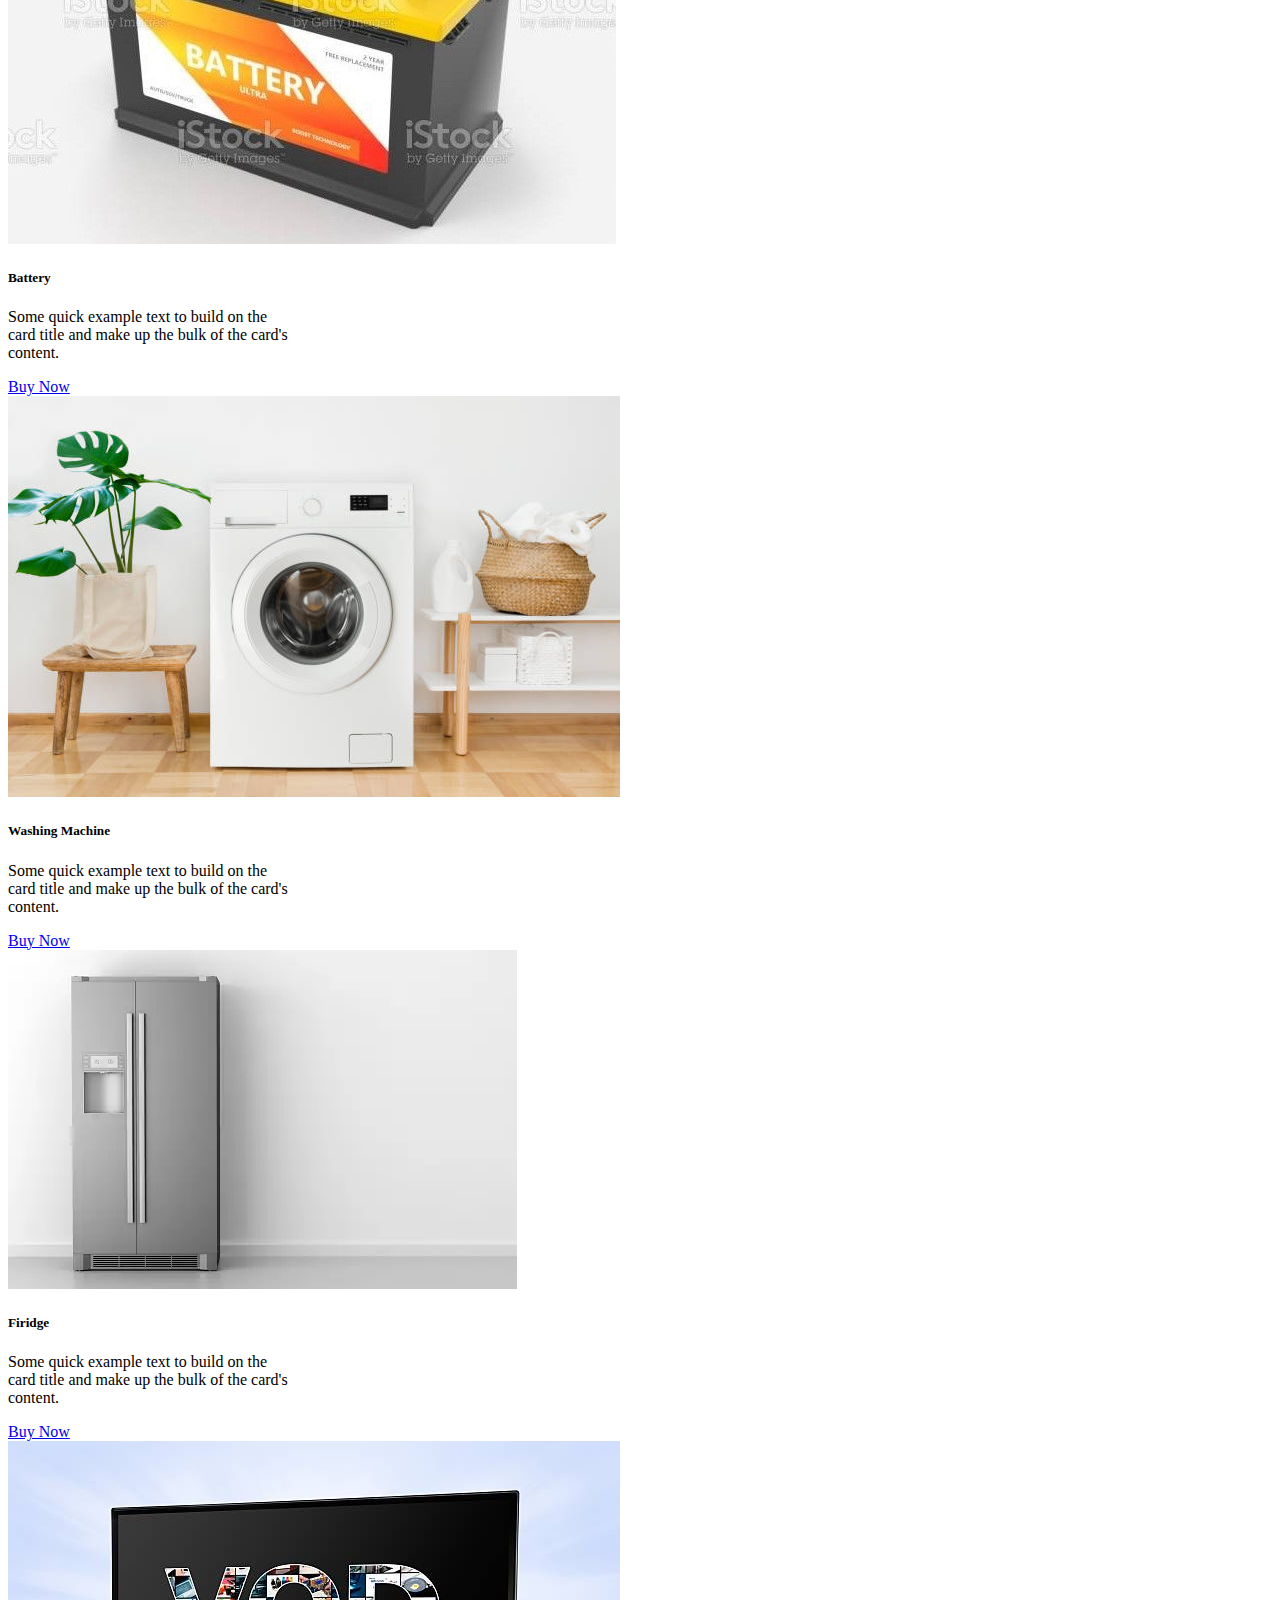
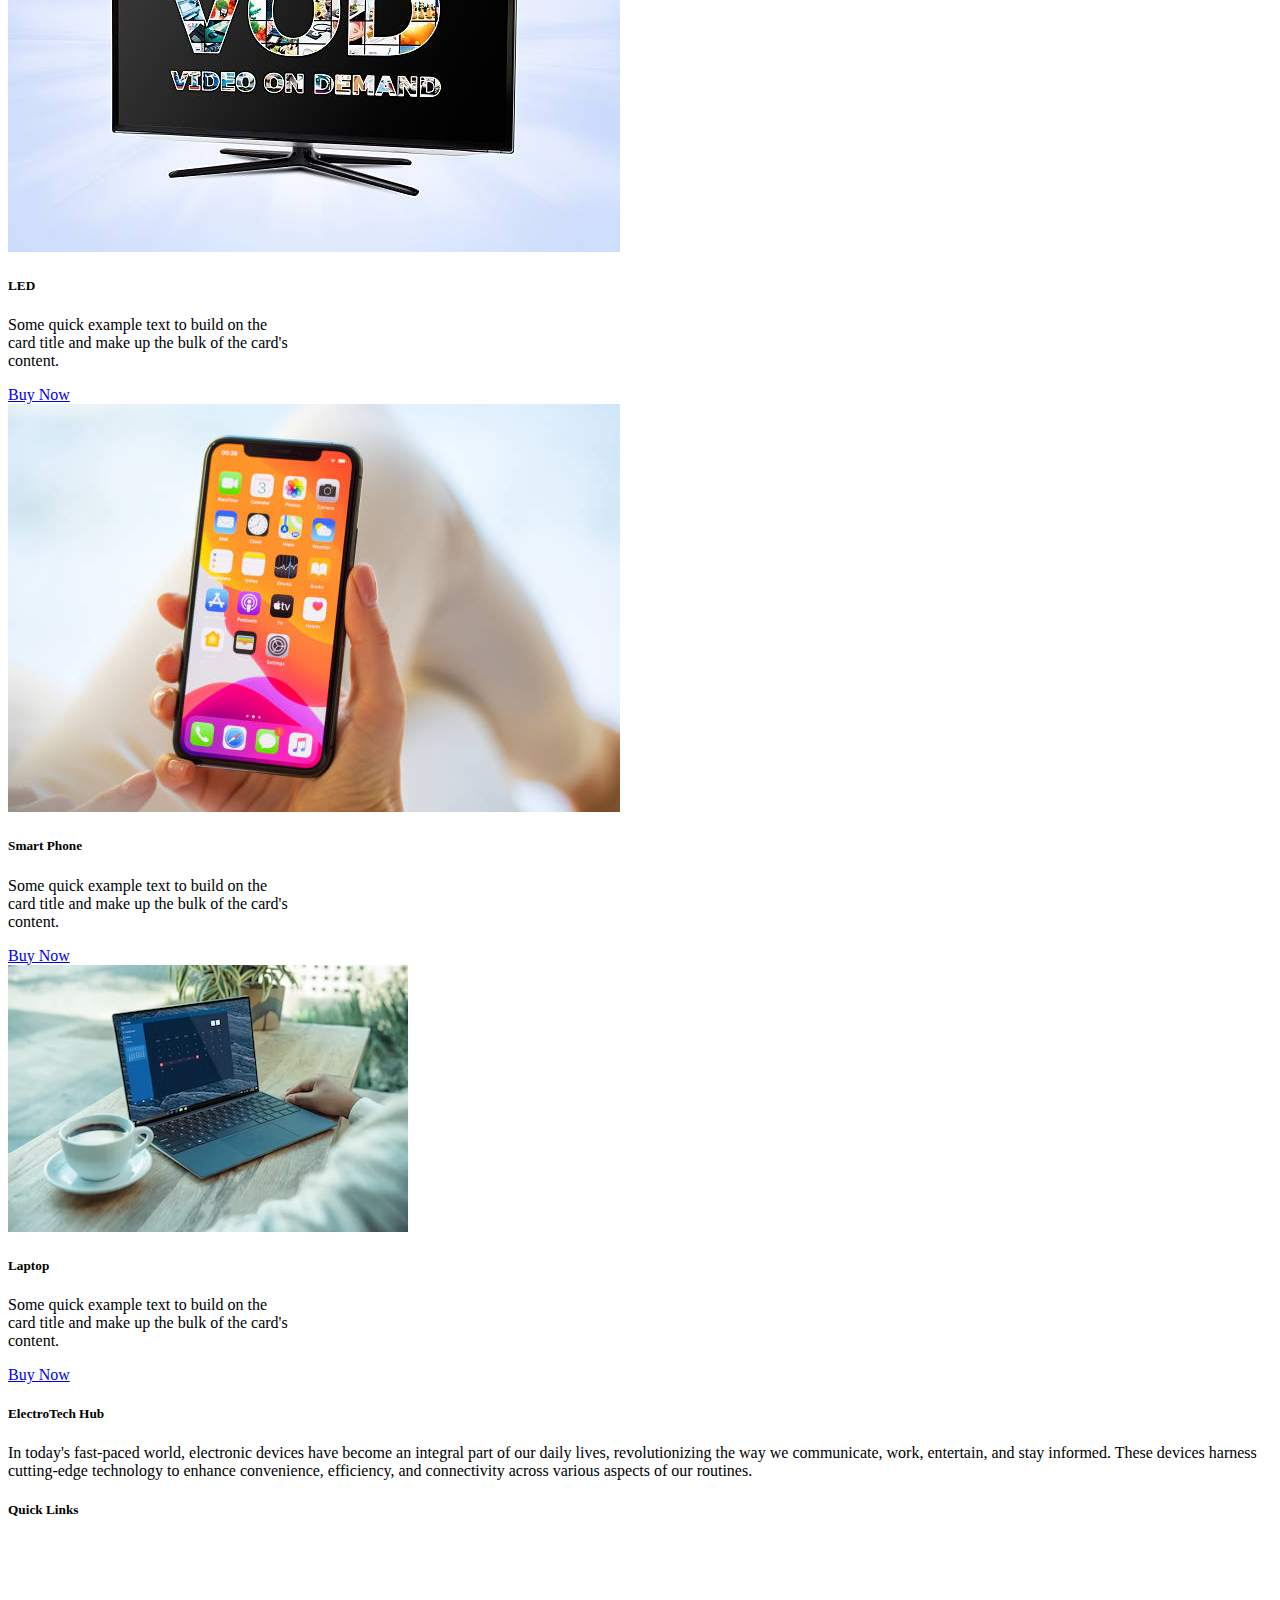
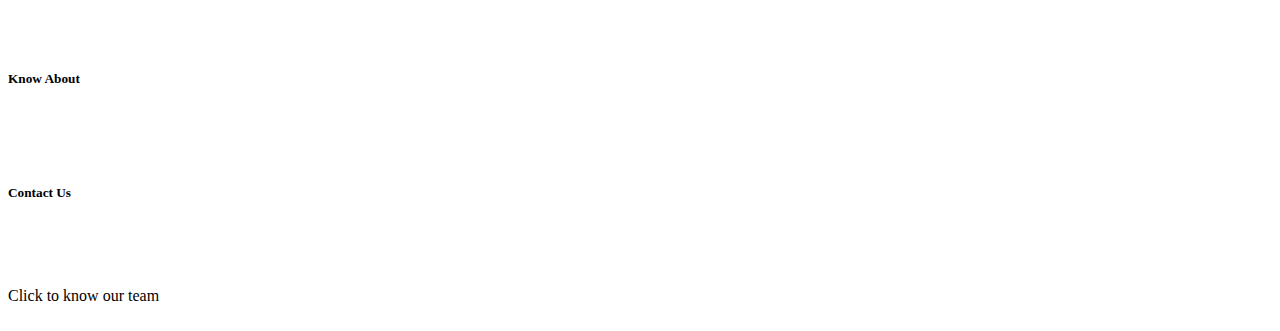
<file: pages/product.html>
<!DOCTYPE html>
<html lang="en">
<head>
    <meta charset="UTF-8">
    <meta name="viewport" content="width=device-width, initial-scale=1.0">
    <title>Product Card</title>
    <link href="https://cdn.jsdelivr.net/npm/bootstrap@5.3.1/dist/css/bootstrap.min.css" rel="stylesheet" integrity="sha384-4bw+/aepP/YC94hEpVNVgiZdgIC5+VKNBQNGCHeKRQN+PtmoHDEXuppvnDJzQIu9" crossorigin="anonymous">
</head>
<body>
    <!-- nav bar start -->
    <nav class="navbar navbar-expand-lg bg-body-secondary fixed-top">
        <div class="container">
          <a class="navbar-brand" href="#"><span class="text-warning fs-2 mb-2">Electro</span>Tech Hub</a>
          <button class="navbar-toggler" type="button" data-bs-toggle="collapse" data-bs-target="#navbarSupportedContent" aria-controls="navbarSupportedContent" aria-expanded="false" aria-label="Toggle navigation">
            <span class="navbar-toggler-icon"></span>
          </button>
          <div class="collapse navbar-collapse" id="navbarSupportedContent">
            <ul class="navbar-nav me-auto mb-2 mb-lg-0">
            
              <li class="nav-item me-2 ">
                <a class="nav-link" href="./../index.html">Home</a>
              </li>

              <li class="nav-item me-2">
                <a class="nav-link" href="./../pages/product.html">Product</a>
              </li>

              <li class="nav-item me-2">
                <a class="nav-link" href="./../pages/online-shopping.html">Online Shoping</a>
              </li>

              <li class="nav-item me-2">
                <a class="nav-link" href="./../pages/special-offer.html">Special Offers</a>
              </li>

              <li class="nav-item me-2">
                <a class="nav-link" href="./../pages/aboutus.html">About Us</a>
              </li>
 
              <li class="nav-item me-2">
                <a class="nav-link" href="./../pages/contact_us.html">Contact Us</a>
              </li>
              
            </ul>
            <form class="d-flex" role="search">
              <input class="form-control me-2" type="search" placeholder="Search" aria-label="Search">
              <button class="btn btn-outline-warning" type="submit">Search</button>
            </form>
          </div>
        </div>
      </nav>
      <!-- end navbar -->
   
    <div class="mt-5"><h1 class="text-center text-warning">Product Card</h1></div>
    

    <div class="d-flex justify-content-center">
        <img src="../images/product-image1.png" alt="" style="height: 500px;" class="img-center">
    </div>

<div class="row d-flex justify-content-center">
    <div class="card p-0 m-4 border border-warning border-1 shadow" style="width: 18rem;">
        <img src="../images/watch-2.jpg" class="card-img-top" alt="...">
        <div class="card-body">
          <h5 class="card-title">Smart Watch</h5>
          <p class="card-text">Some quick example text to build on the card title and make up the bulk of the card's content.</p>
          <div class="text-center">
            <a href="#" class="btn btn-outline-warning text-dark">Buy Now</a>
          </div>
        </div>
      </div>

      <div class="card p-0 m-4 border border-warning border-1 shadow " style="width: 18rem;">
        <img src="../images/fan-png.png" class="card-img-top" alt="...">
        <!-- table-fan-image.jpg -->
        <div class="card-body">
          <h5 class="card-title">Fan</h5>
          <p class="card-text">Some quick example text to build on the card title and make up the bulk of the card's content.</p>
          <div class="text-center">
            <a href="#" class="btn btn-outline-warning text-dark">Buy Now</a>
          </div>
        </div>
      </div>

      <div class="card p-0 m-4 border border-warning border-1 shadow" style="width: 18rem;">
        <img src="../images/ac-image.jpg" class="card-img-top" alt="...">
        <div class="card-body">
          <h5 class="card-title">AC</h5>
          <p class="card-text">Some quick example text to build on the card title and make up the bulk of the card's content.</p>
          <div class="text-center">
            <a href="#" class="btn btn-outline-warning text-dark">Buy Now</a>
          </div>
        </div>
      </div>
</div>



<div class="row d-flex justify-content-center">
    <div class="card p-0 m-4 border border-warning border-1 shadow" style="width: 18rem;">
        <img src="../images/battery1.jpg" class="card-img-top" alt="...">
        <div class="card-body">
          <h5 class="card-title">Battery</h5>
          <p class="card-text">Some quick example text to build on the card title and make up the bulk of the card's content.</p>
          <div class="text-center">
            <a href="#" class="btn btn-outline-warning text-dark">Buy Now</a>
          </div>
        </div>
      </div>

      <div class="card p-0 m-4 border border-warning border-1 shadow" style="width: 18rem;">
        <img src="../images/washing-machine-image.jpg" class="card-img-top" alt="...">
        <div class="card-body">
          <h5 class="card-title">Washing Machine</h5>
          <p class="card-text">Some quick example text to build on the card title and make up the bulk of the card's content.</p>
          <div class="text-center">
            <a href="#" class="btn btn-outline-warning text-dark">Buy Now</a>
          </div>
        </div>
      </div>

      <div class="card p-0 m-4 border border-warning border-1 shadow" style="width: 18rem;">
        <img src="../images/firidge-2.webp" class="card-img-top" alt="...">
        <div class="card-body">
          <h5 class="card-title">Firidge</h5>
          <p class="card-text">Some quick example text to build on the card title and make up the bulk of the card's content.</p>
          <div class="text-center">
            <a href="#" class="btn btn-outline-warning text-dark">Buy Now</a>
          </div>
        </div>
      </div>
</div>


<div class="row d-flex justify-content-center">
    <div class="card p-0 m-4 border border-warning border-1 shadow" style="width: 18rem;">
        <img src="../images/led-tv-2.jpg" class="card-img-top" alt="...">
        <div class="card-body">
          <h5 class="card-title">LED</h5>
          <p class="card-text">Some quick example text to build on the card title and make up the bulk of the card's content.</p>
          <div class="text-center">
            <a href="#" class="btn btn-outline-warning text-dark">Buy Now</a>
          </div>
        </div>
      </div>

      <div class="card p-0 m-4 border border-warning border-1 shadow" style="width: 18rem;">
        <img src="../images/smart-phone.jpg" class="card-img-top" alt="...">
        <div class="card-body">
          <h5 class="card-title">Smart Phone</h5>
          <p class="card-text">Some quick example text to build on the card title and make up the bulk of the card's content.</p>
          <div class="text-center">
            <a href="#" class="btn btn-outline-warning text-dark">Buy Now</a>
            </div>
          
        </div>
      </div>

      <div class="card p-0 m-4 border border-warning border-1 shadow" style="width: 18rem;">
        <img src="../images/laptop-image.avif" class="card-img-top" alt="...">
        <div class="card-body">
          <h5 class="card-title">Laptop</h5> 
          <p class="card-text">Some quick example text to build on the card title and make up the bulk of the card's content.</p>
          <div class="text-center">
            <a href="#" class="btn btn-outline-warning text-dark">Buy Now</a>
          </div>
        </div>
      </div>
    </div>



    <!-- start footer -->
    <footer class="bg-warning py-3">
        <div class="container text-light">
          <div class="row">
            <div class="col-lg-3 col-md-6 col-sm-12">
              <h5 class=" fs-1">Electro<span class="text-dark ">Tech Hub</span> </h5>
              <p>In today's fast-paced world, electronic devices have become an integral part of our daily lives, revolutionizing the way we communicate, work, entertain, and stay informed. These devices harness cutting-edge technology to enhance convenience, efficiency, and connectivity across various aspects of our routines.</p>
            </div>
            <div class="col-lg-3 col-md-6 col-sm-12 my-md-3 my-sm-5">
              <h5 class=" fs-4">Quick Links </h5>
              <a href="./index.html" style="text-decoration: none; display:block; color: white;">Home</a>
              <a href="./pages/product.html" style="text-decoration: none; display:block; color: white;">Product</a>
              <a href="./pages/online-shopping.html" style="text-decoration: none; display:block; color: white;">Online Shoping</a>
              <a href="./pages/special-offer.html" style="text-decoration: none; display:block; color: white;">Special offer</a>
              <a href="./pages/aboutus.html" style="text-decoration: none; display:block; color: white;">About Us</a>
              <a href="./pages/contact_us.html" style="text-decoration: none; display:block; color: white;">Contact Us</a>
            </div>
            <div class="col-lg-3 col-md-6 col-sm-12 my-md-3 my-sm-3">
              <h5 class=" fs-4">Know About</h5>
              <a href="#" style="text-decoration: none; display:block; color: white;">Latest Product</a>
              <a href="#" style="text-decoration: none; display:block; color: white;">Pricing</a>
              <a href="#" style="text-decoration: none; display:block; color: white;">Discount</a>
            </div>
            <div class="col-lg-3 col-md-6 col-sm-12 my-md-3 my-sm-3">
              <h5 class=" fs-4">Contact Us</h5>
             <pre><a href="tel:+919373814613" style="text-decoration: none; display:block; color: white;"><i class="fa-solid fa-phone-volume"></i> +919373814613</a></pre> 
                  <a href="mailto:harshalikanoje@gmail.com" style="text-decoration: none; display:block; color: white;"><i class="fa-solid fa-envelope"></i>
                      harshalikanoje@gmail.com</a>
                      <br>
                  <!-- <input type="tel"> -->
                  <span>Click to know our team</span><br>
                  <a href="./pages/aboutus.html" style="text-decoration: none; display:block; color: white;">About Us</a>
            </div>
          </div>
        </div>
      </footer>
    <!-- footer end -->
    <div>
    
    </div>

    
   <script src="https://cdn.jsdelivr.net/npm/bootstrap@5.3.1/dist/js/bootstrap.bundle.min.js" integrity="sha384-HwwvtgBNo3bZJJLYd8oVXjrBZt8cqVSpeBNS5n7C8IVInixGAoxmnlMuBnhbgrkm" crossorigin="anonymous"></script>
</body>
</html>
</file>
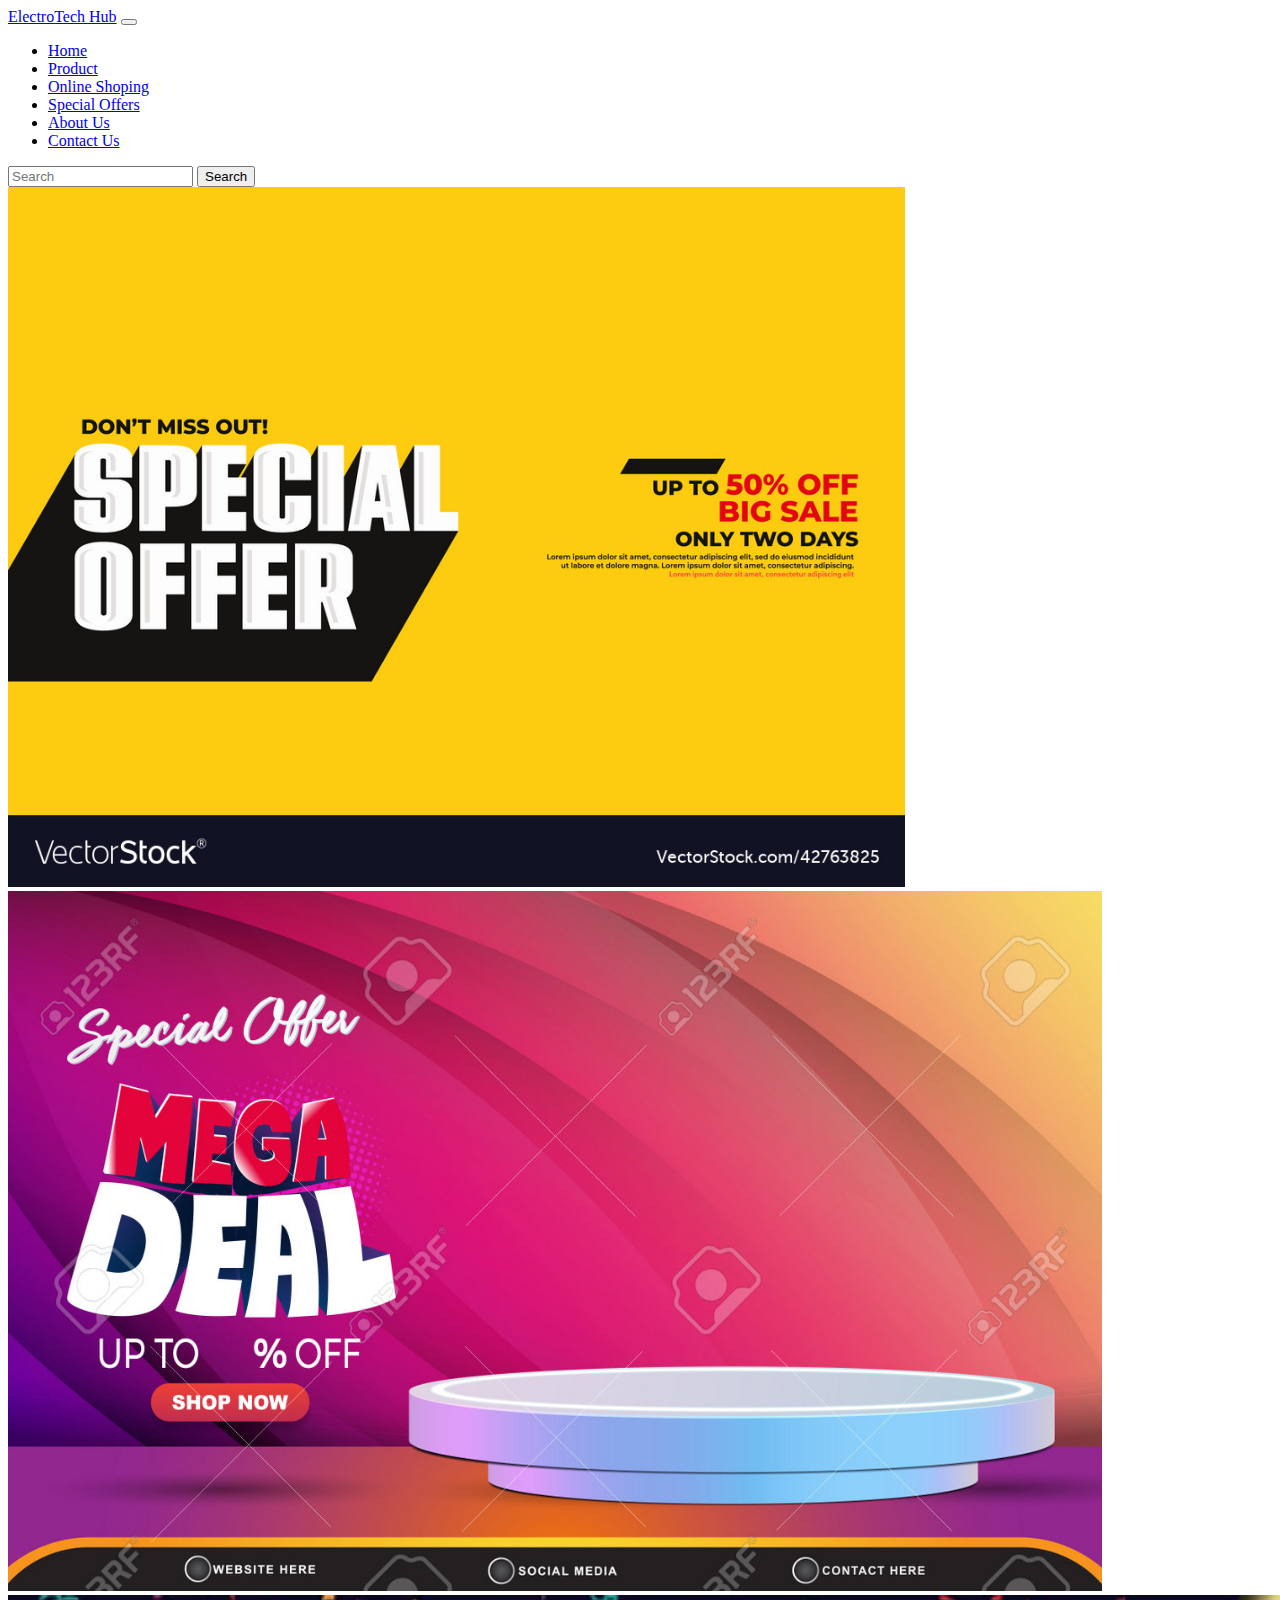
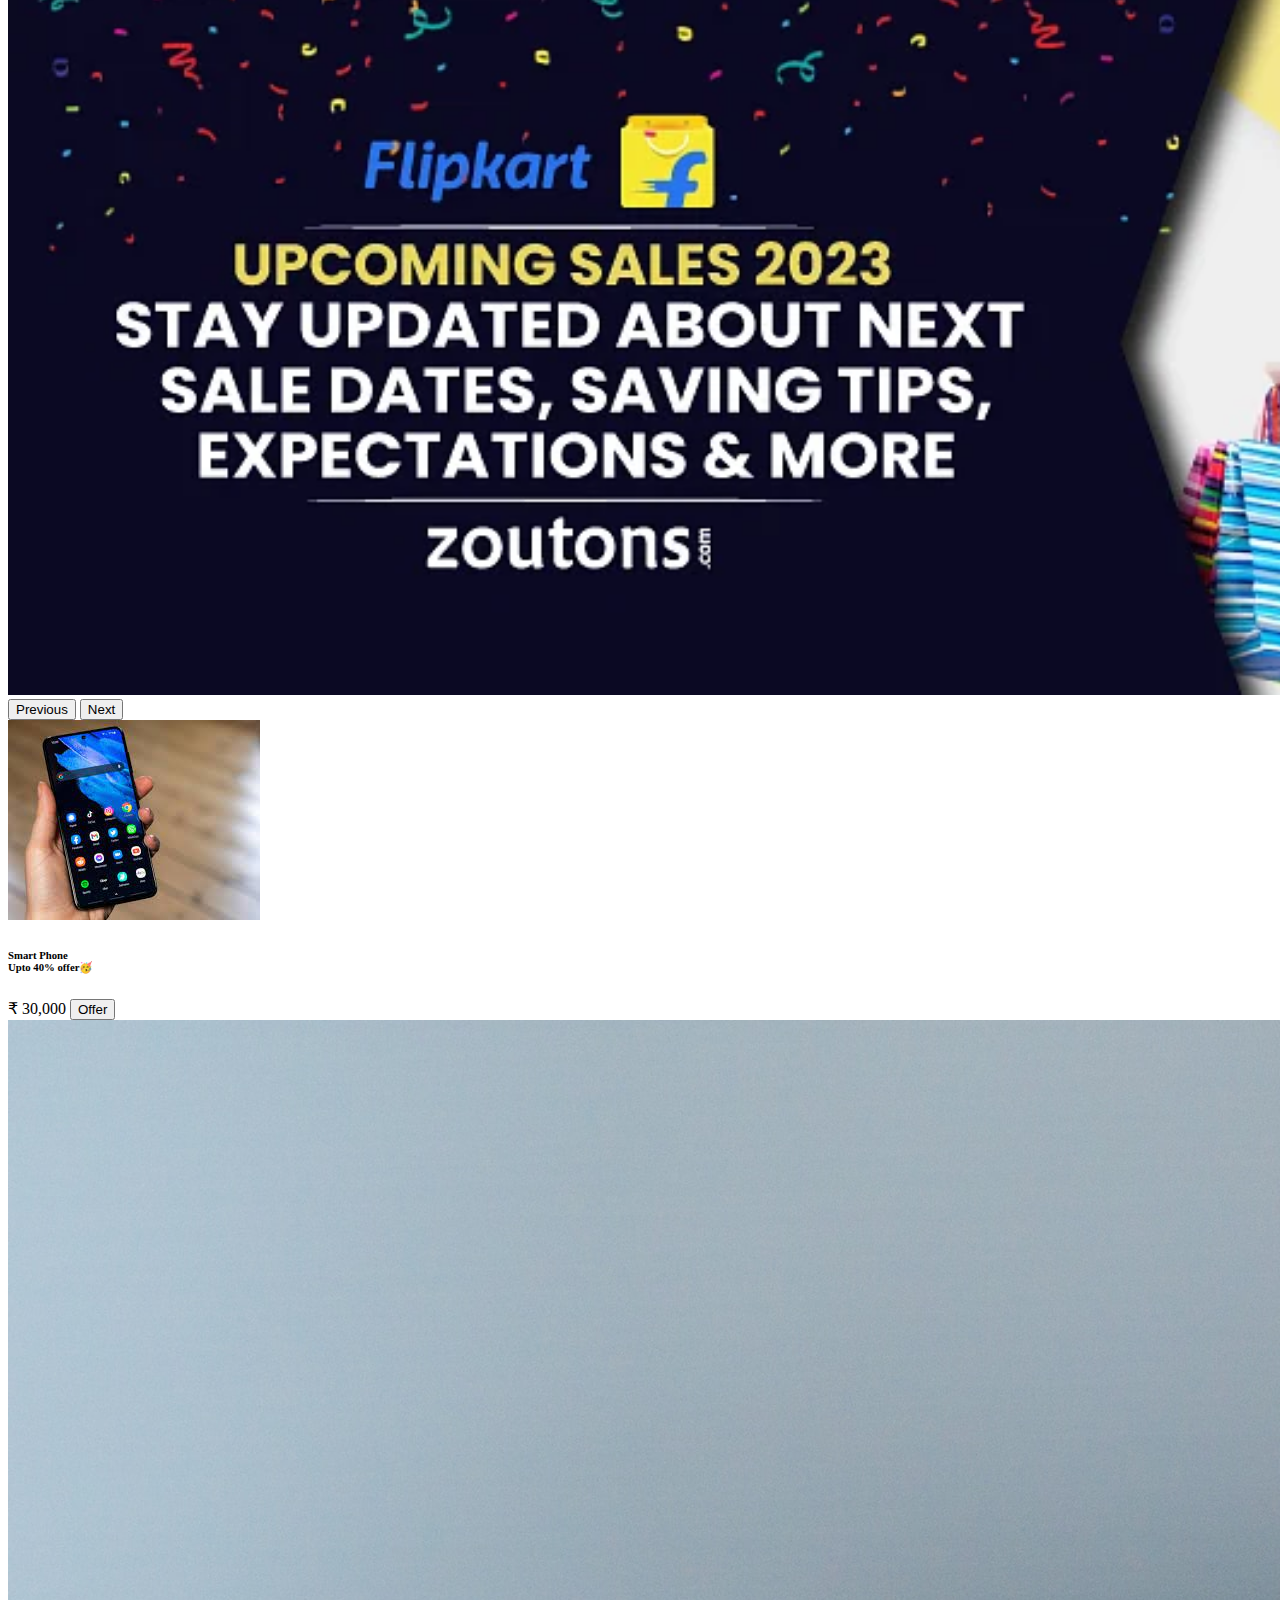
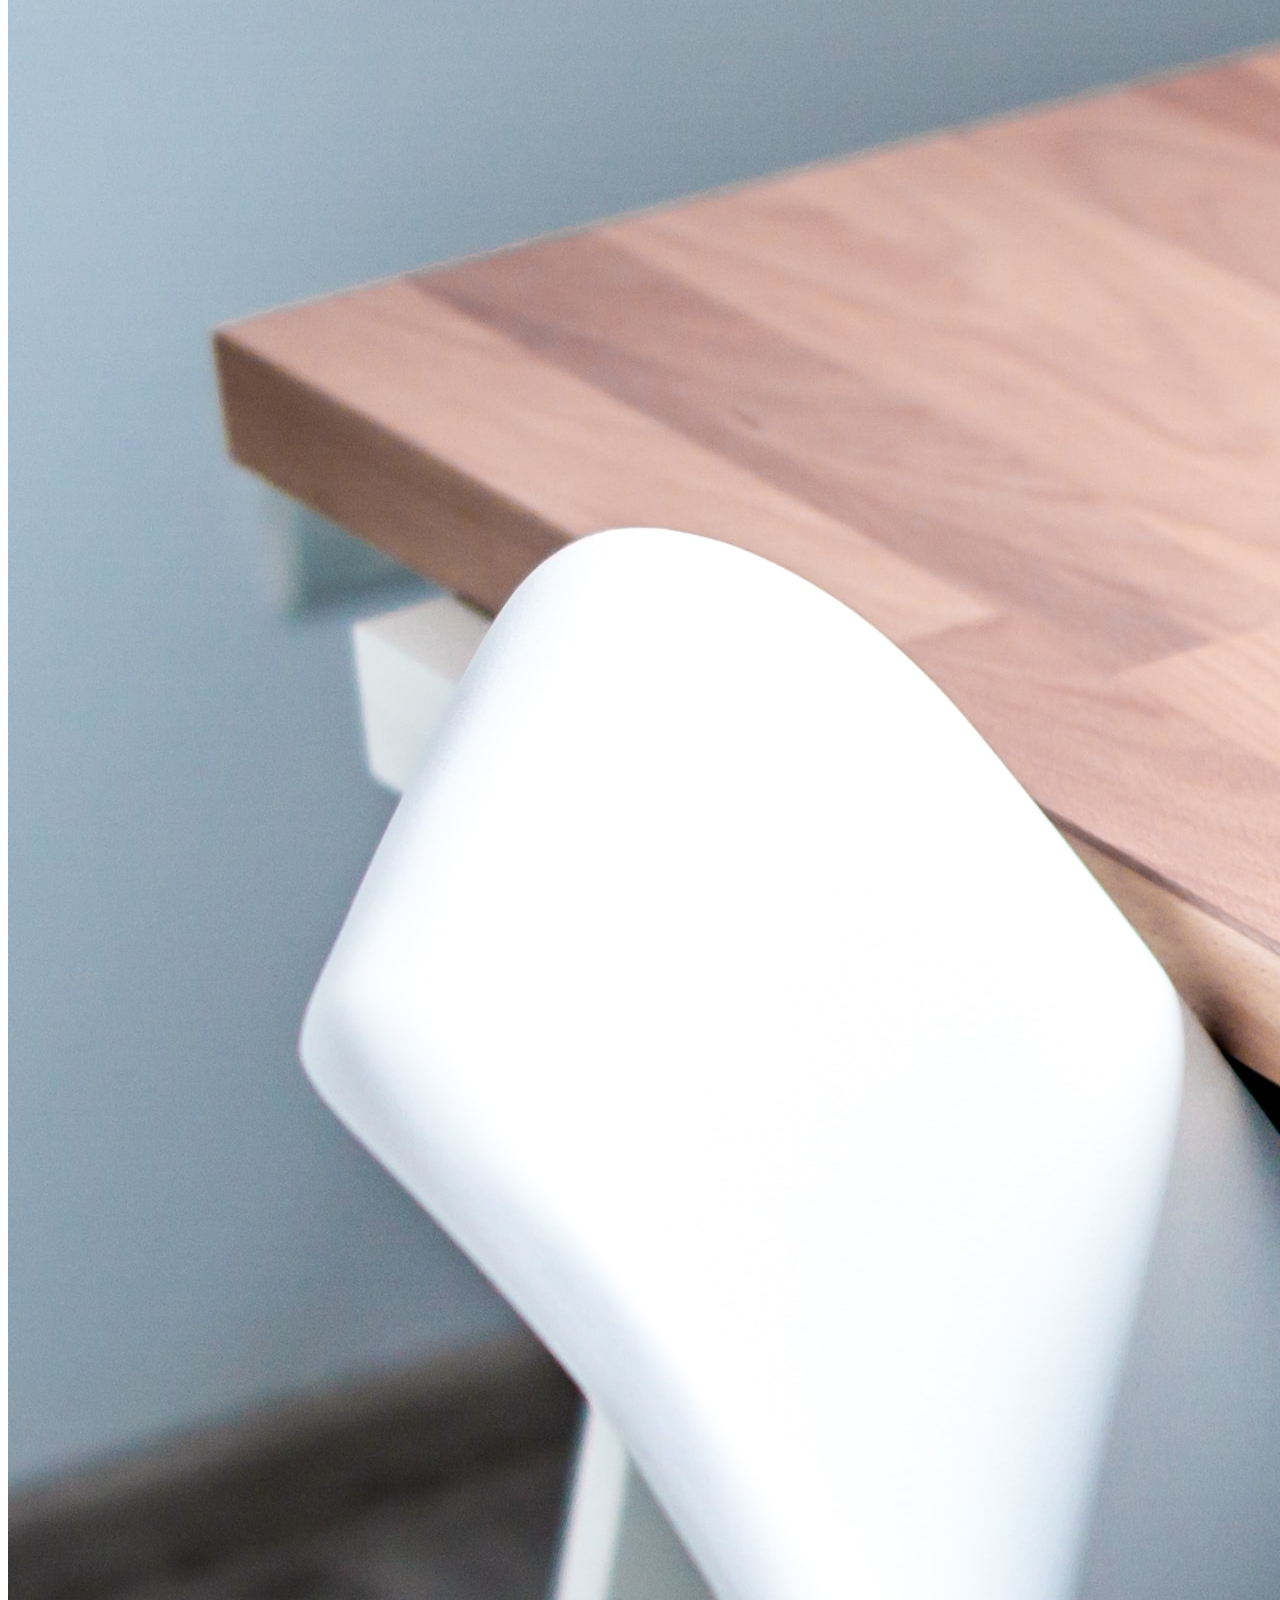
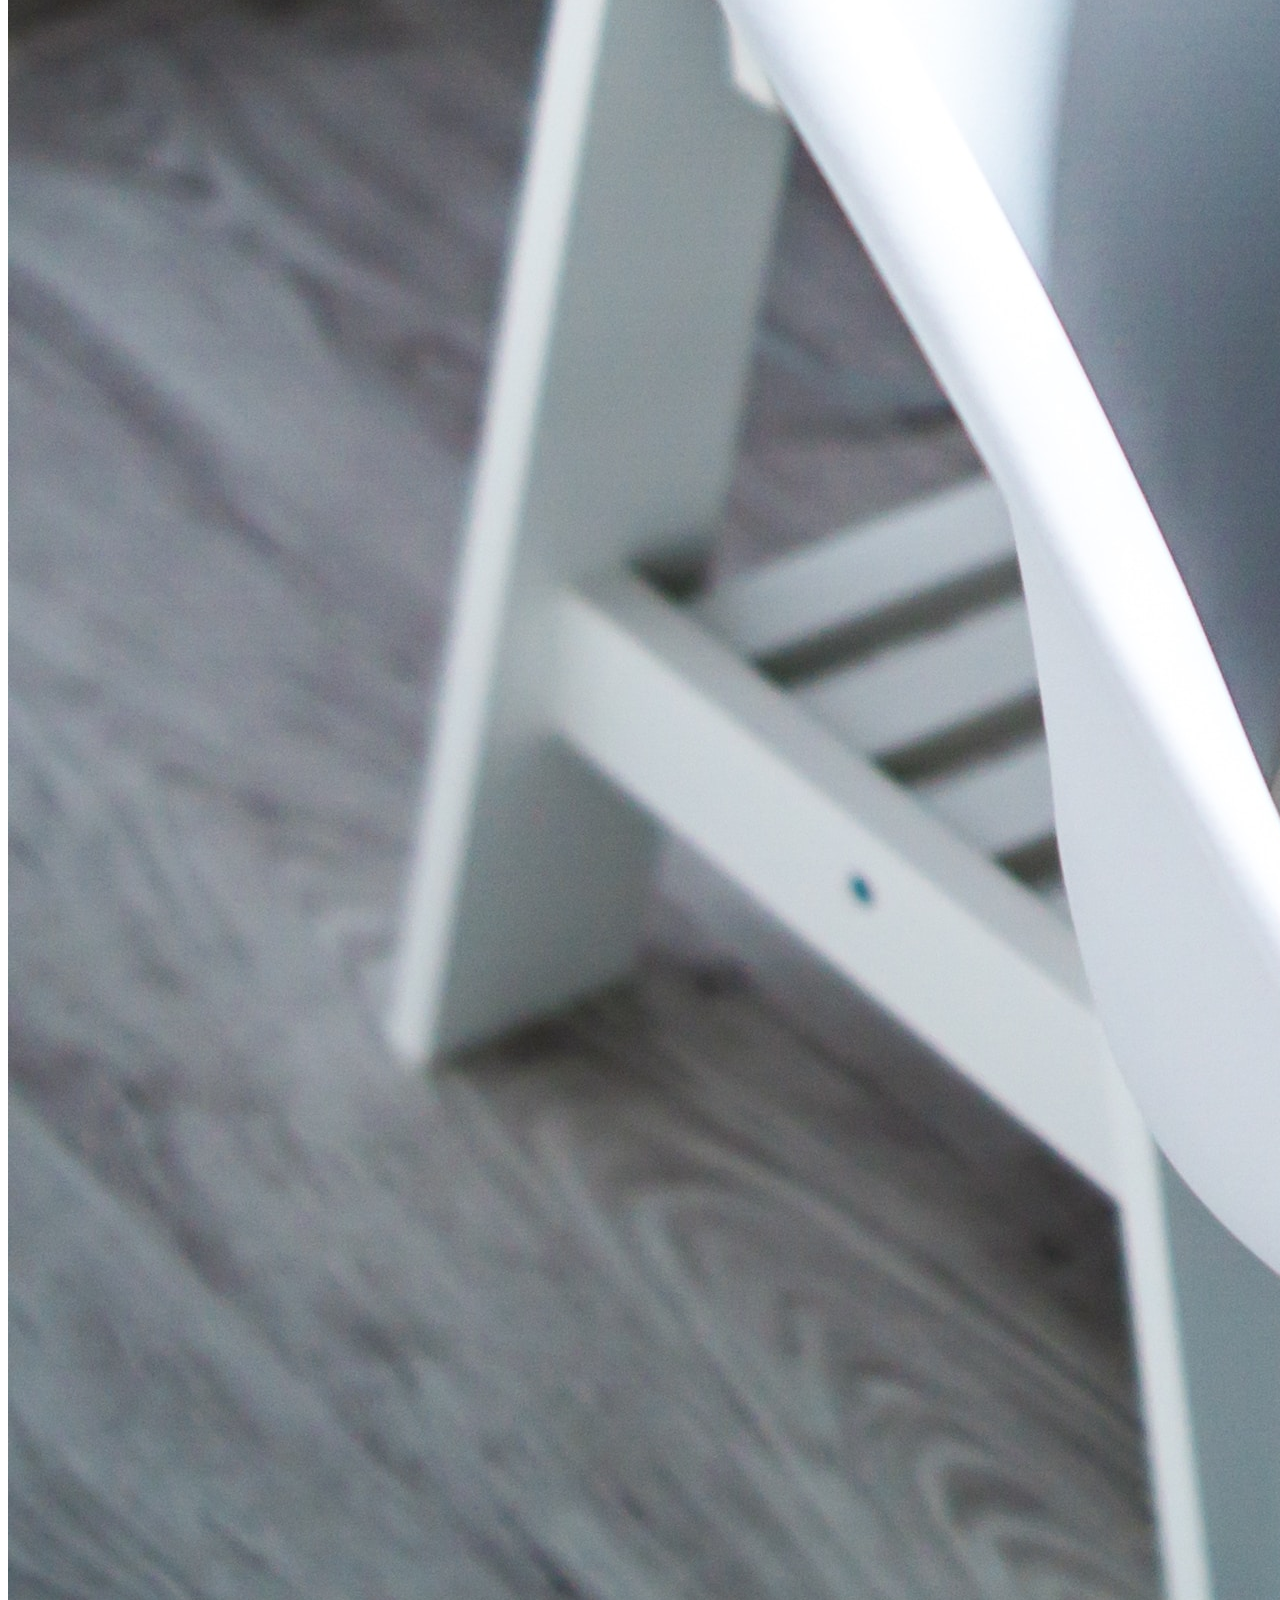
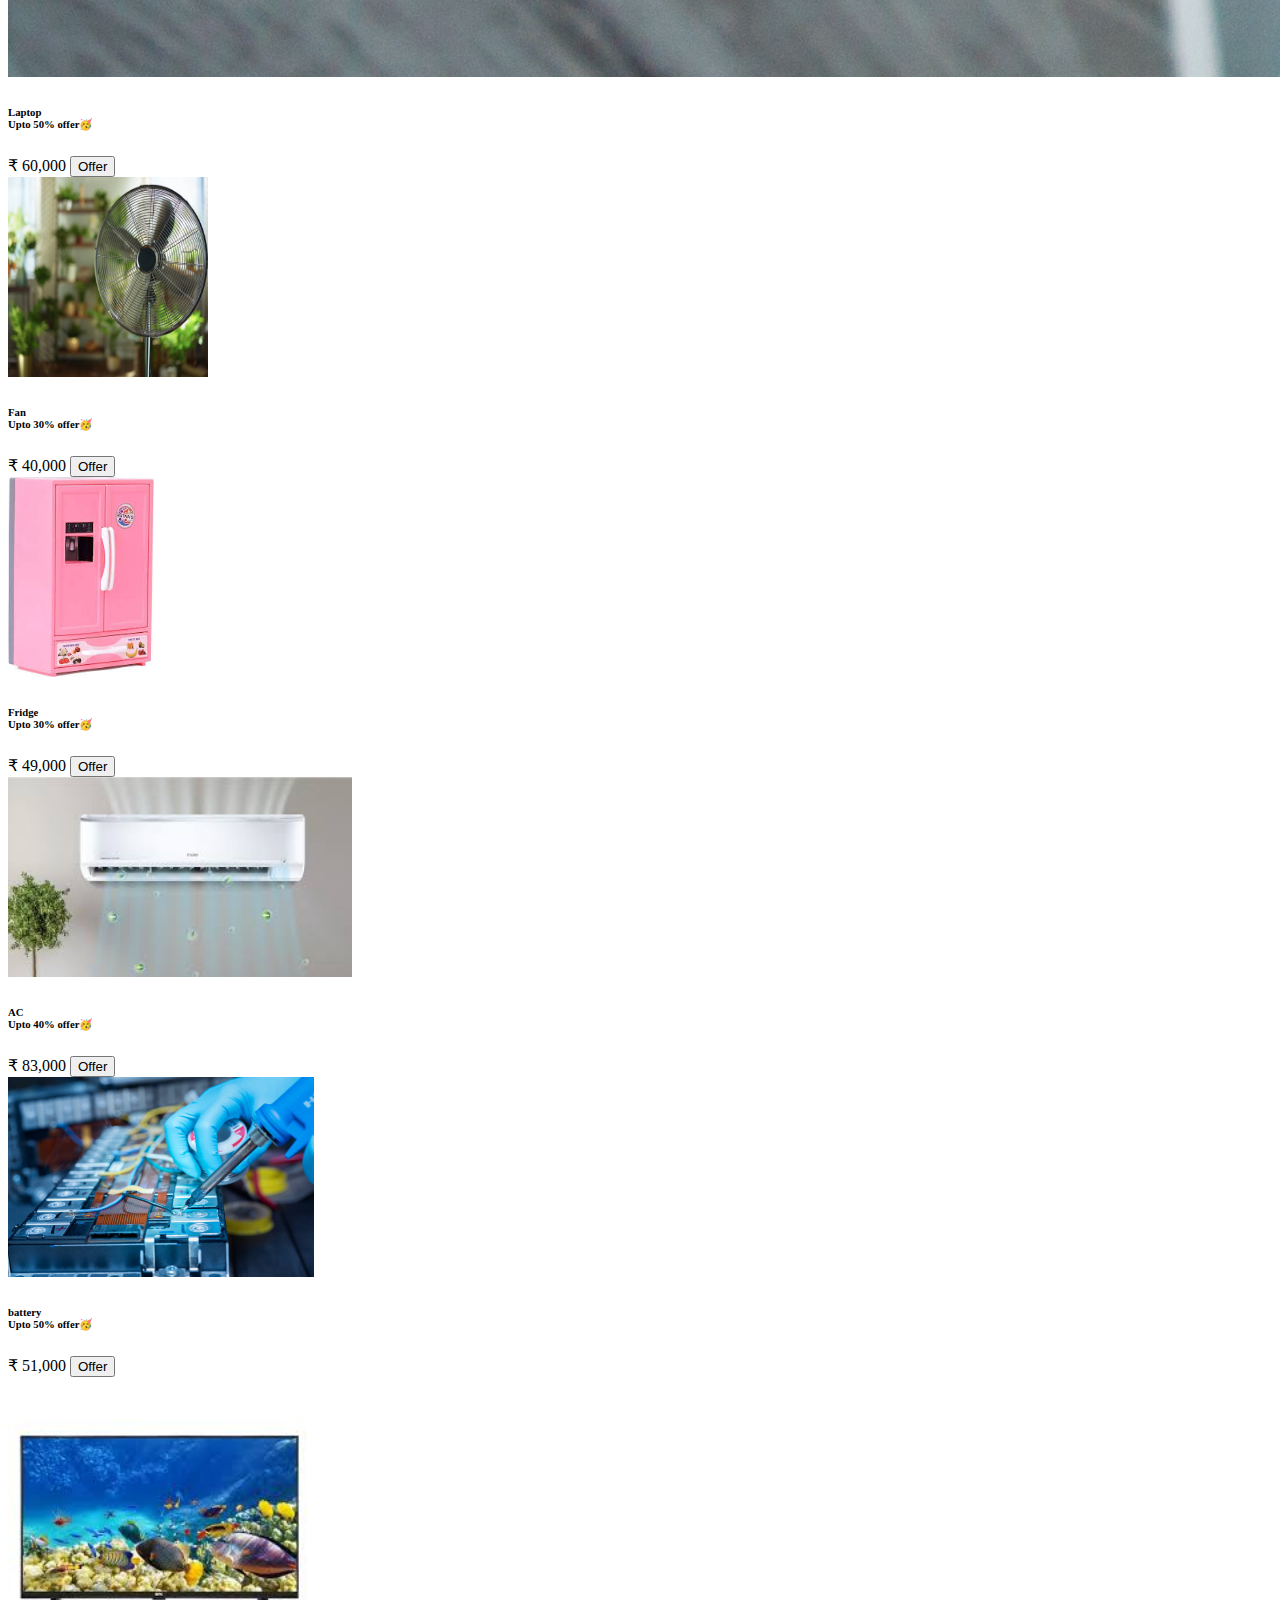
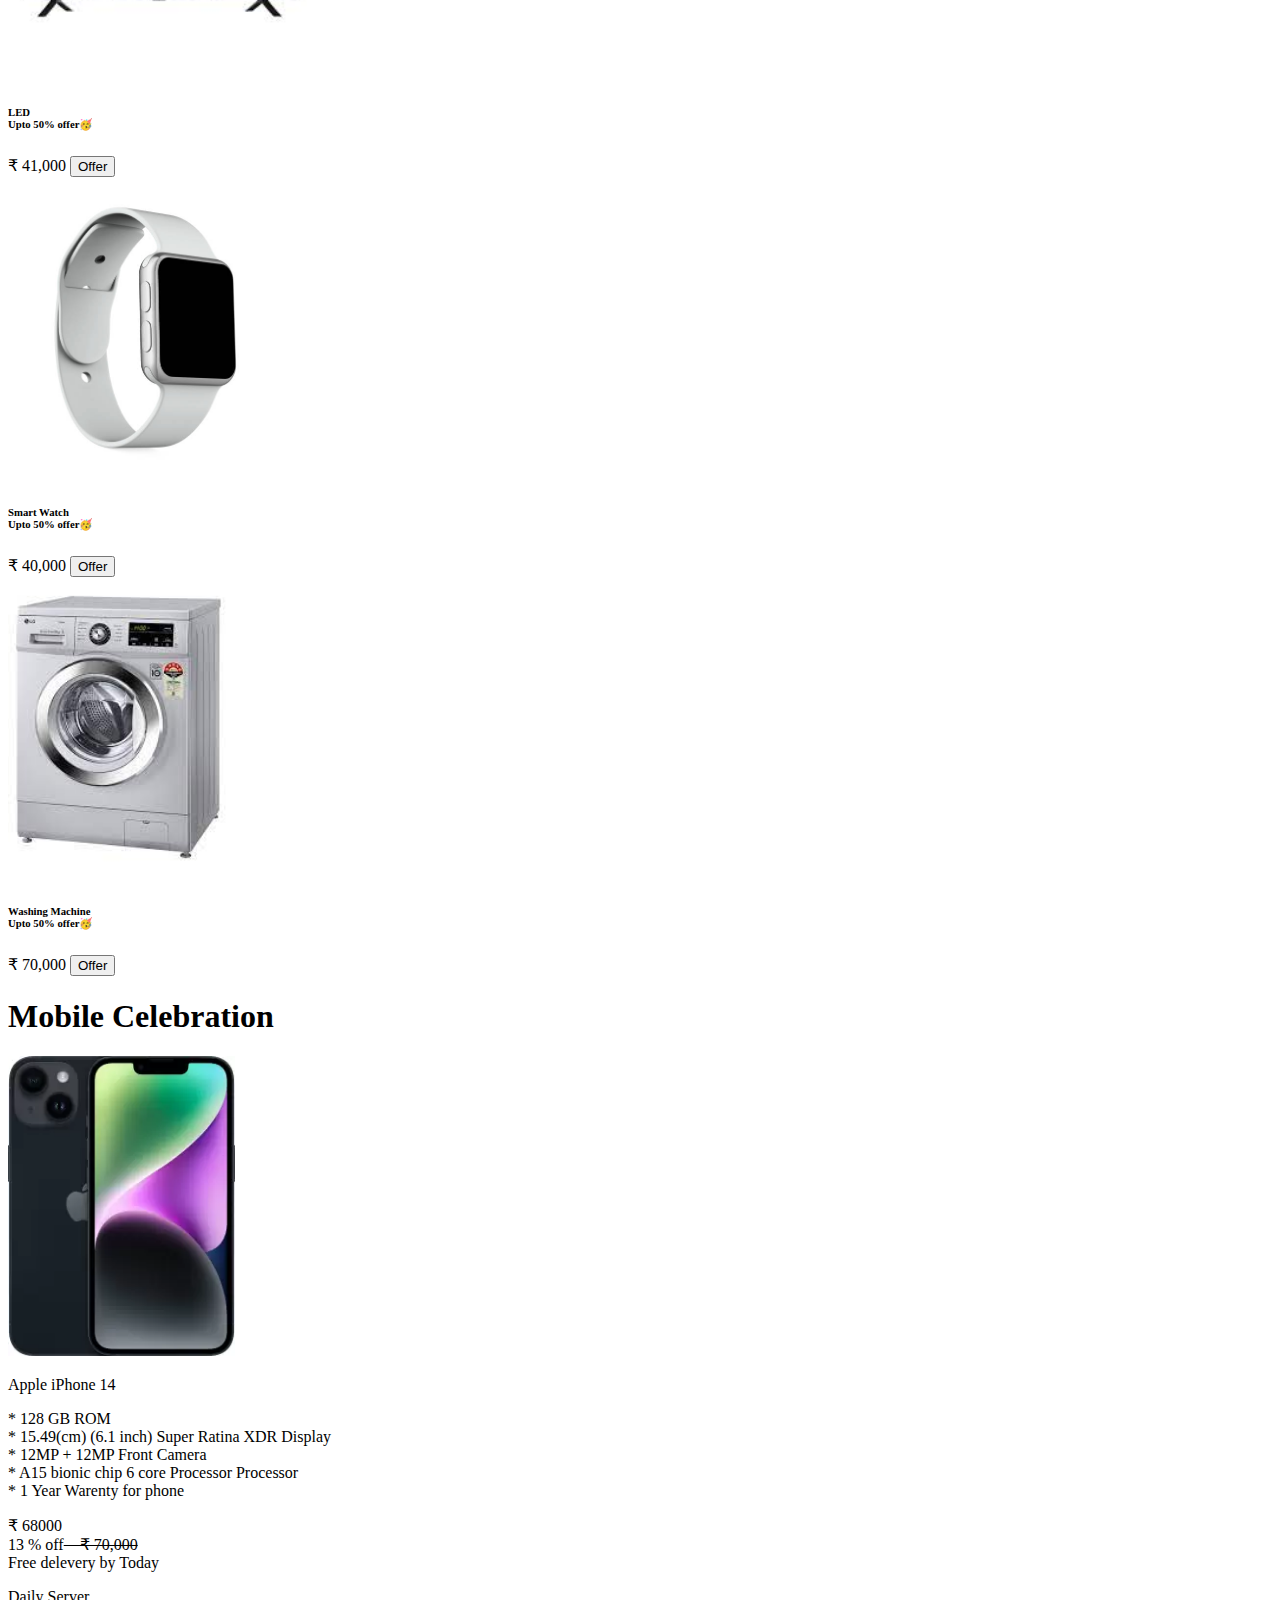
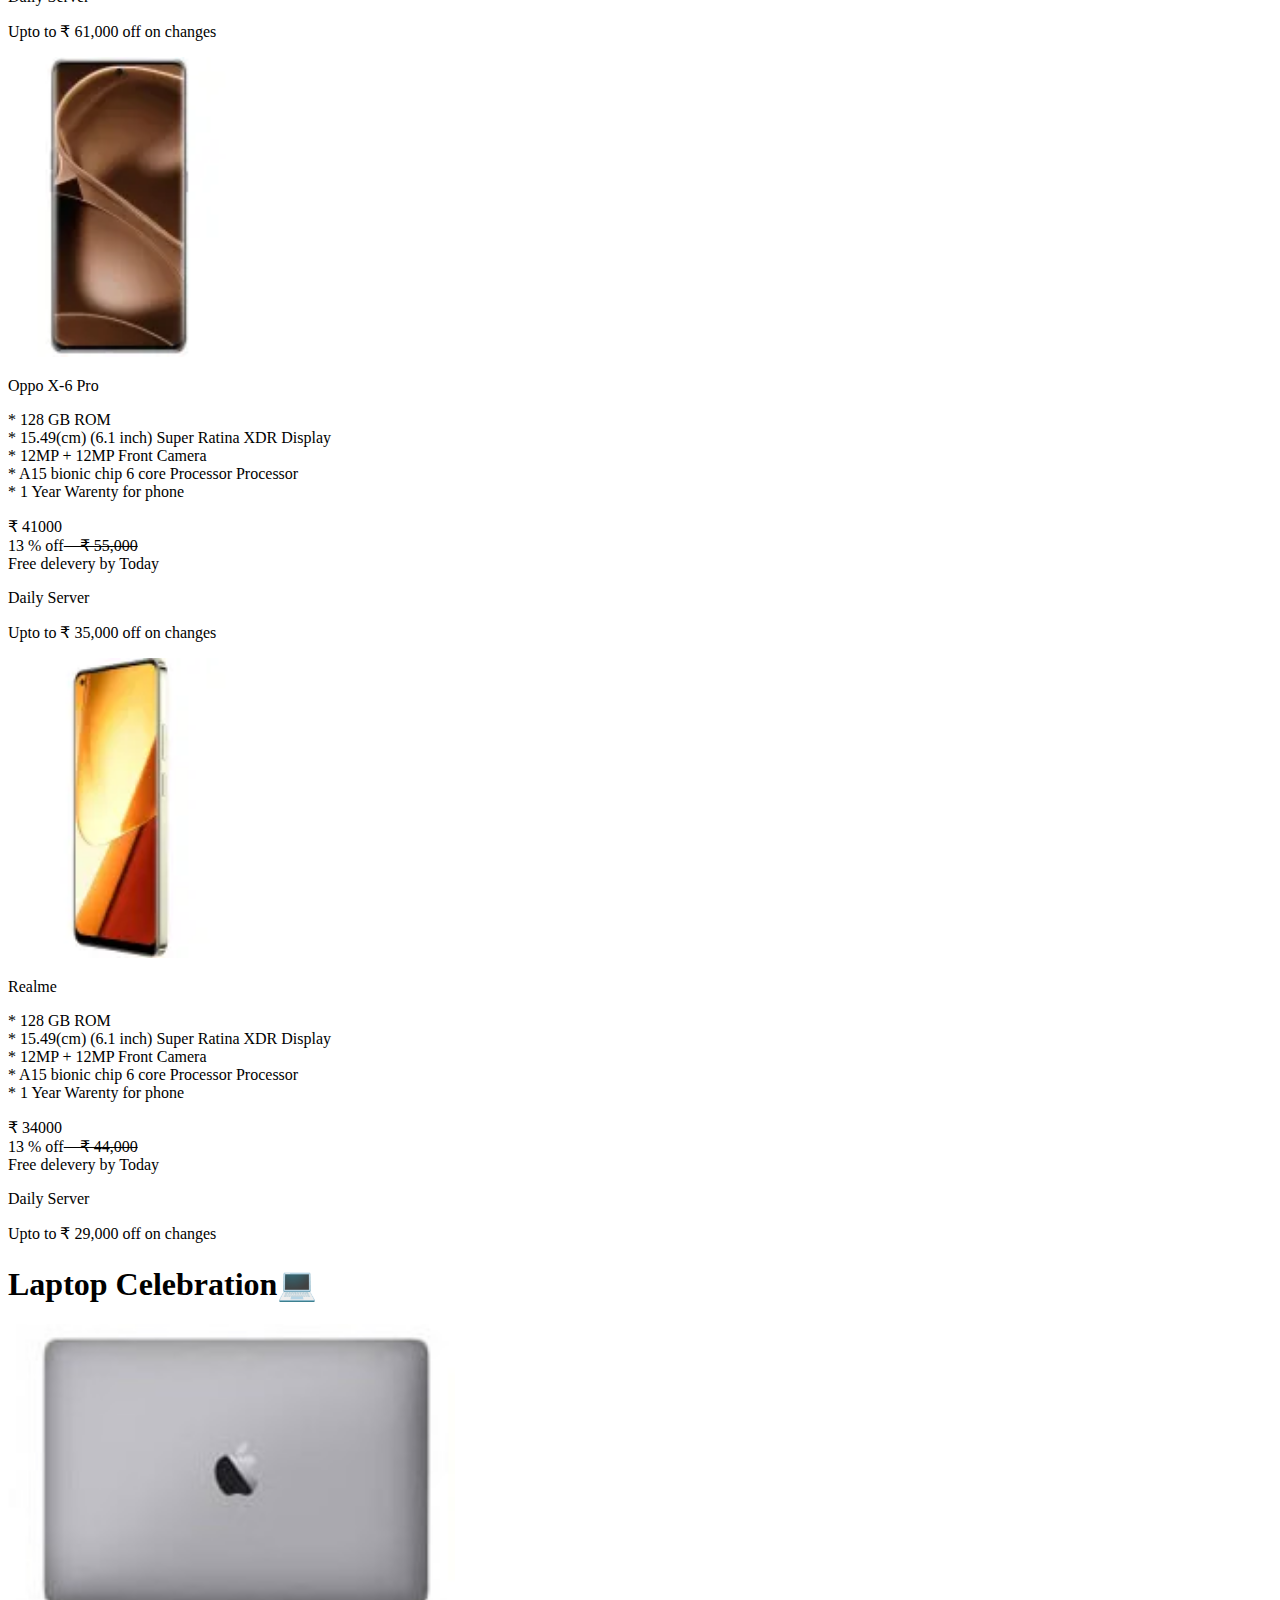
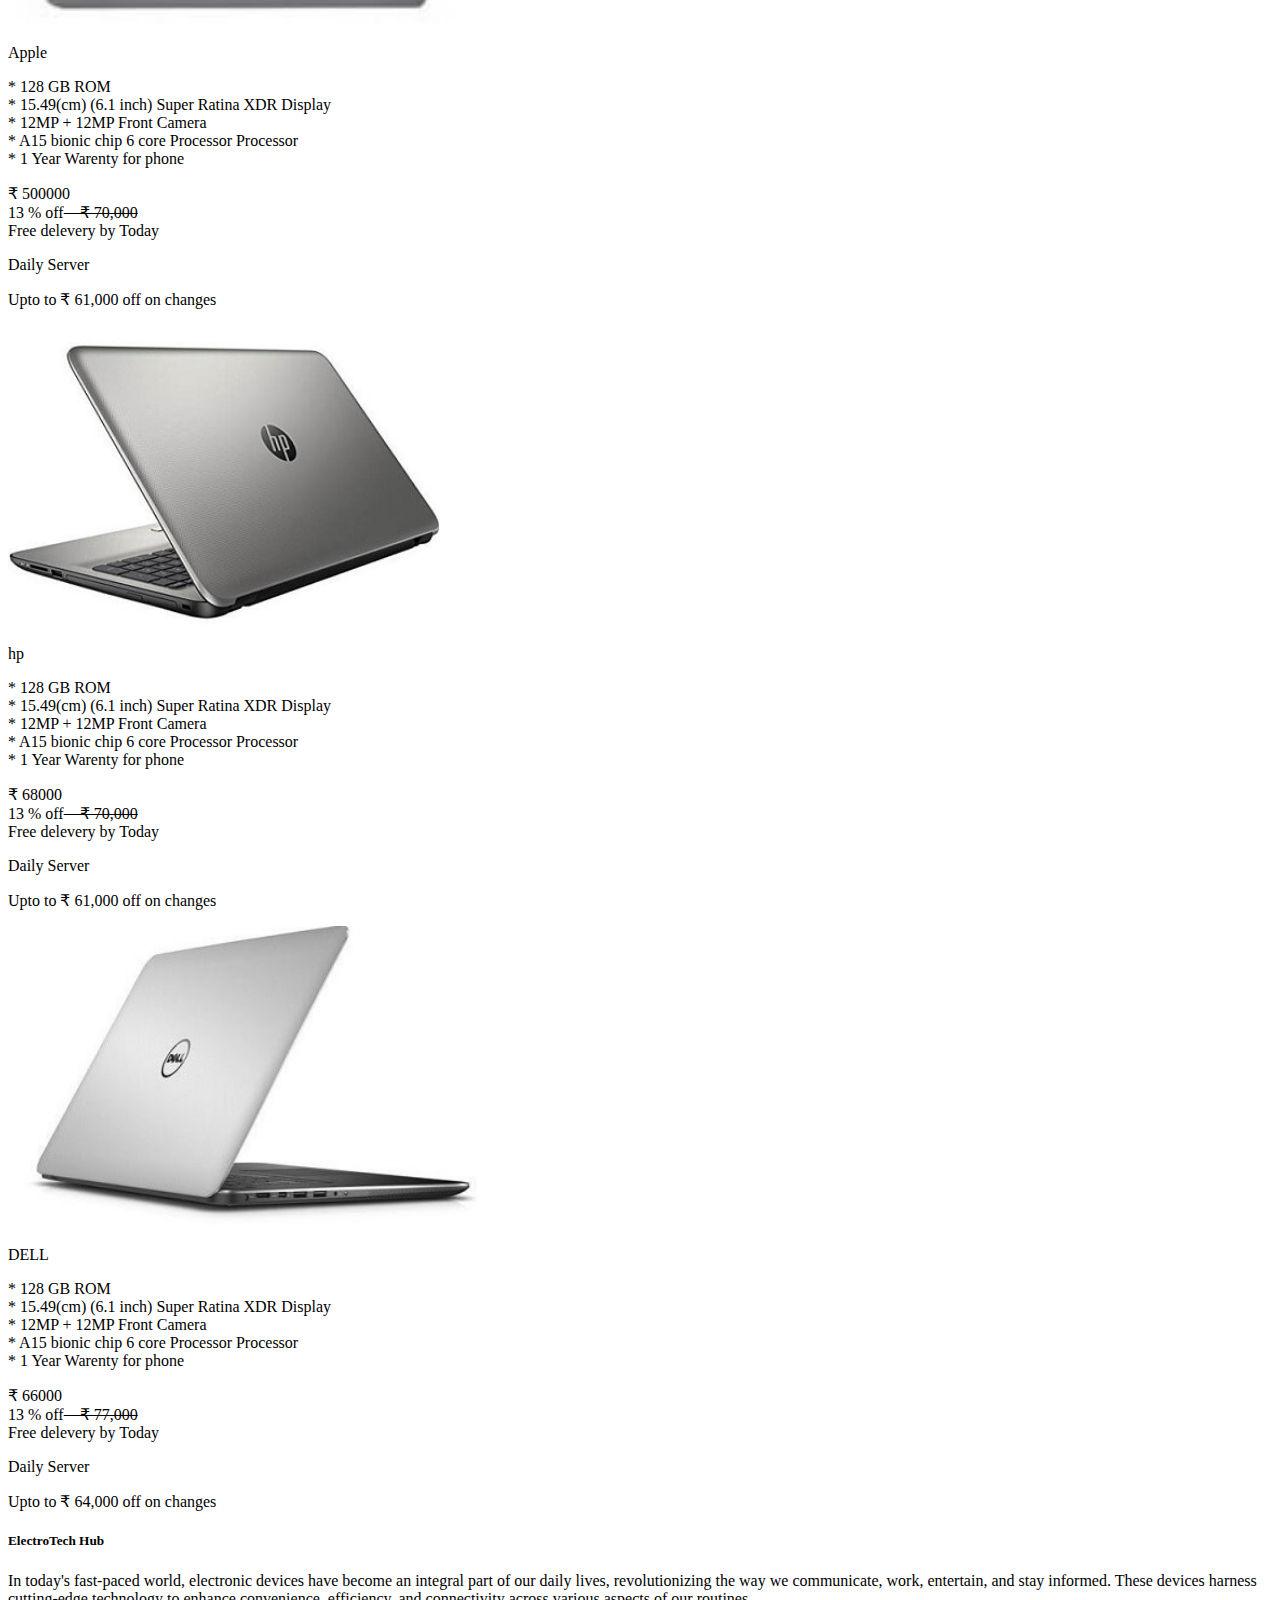
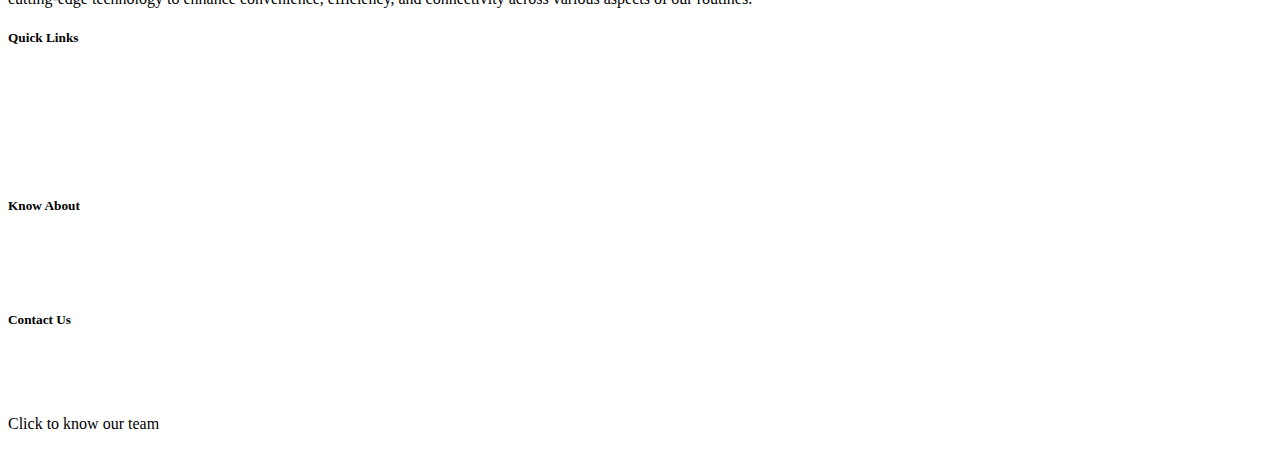
<file: pages/special-offer.html>
<!DOCTYPE html>
<html lang="en">

<head>
    <meta charset="UTF-8">
    <meta name="viewport" content="width=device-width, initial-scale=1.0">
    <title>Document</title>

    <link href="https://cdn.jsdelivr.net/npm/bootstrap@5.3.1/dist/css/bootstrap.min.css" rel="stylesheet"
        integrity="sha384-4bw+/aepP/YC94hEpVNVgiZdgIC5+VKNBQNGCHeKRQN+PtmoHDEXuppvnDJzQIu9" crossorigin="anonymous">
</head>

<body>
    
    <nav class="navbar navbar-expand-lg bg-body-secondary fixed-top">
        <div class="container">
          <a class="navbar-brand" href="#"><span class="text-warning fs-2 mb-2">Electro</span>Tech Hub</a>
          <button class="navbar-toggler" type="button" data-bs-toggle="collapse" data-bs-target="#navbarSupportedContent" aria-controls="navbarSupportedContent" aria-expanded="false" aria-label="Toggle navigation">
            <span class="navbar-toggler-icon"></span>
          </button>
          <div class="collapse navbar-collapse" id="navbarSupportedContent">
            <ul class="navbar-nav me-auto mb-2 mb-lg-0">
            
              <li class="nav-item me-2 ">
                <a class="nav-link" href="./../index.html">Home</a>
              </li>

              <li class="nav-item me-2">
                <a class="nav-link" href="./../pages/product.html">Product</a>
              </li>

              <li class="nav-item me-2">
                <a class="nav-link" href="./../pages/online-shopping.html">Online Shoping</a>
              </li>

              <li class="nav-item me-2">
                <a class="nav-link" href="./../pages/special-offer.html">Special Offers</a>
              </li>

              <li class="nav-item me-2">
                <a class="nav-link" href="./../pages/aboutus.html">About Us</a>
              </li>
 
              <li class="nav-item me-2">
                <a class="nav-link" href="./../pages/contact_us.html">Contact Us</a>
              </li>
              
            </ul>
            <form class="d-flex" role="search">
              <input class="form-control me-2" type="search" placeholder="Search" aria-label="Search">
              <button class="btn btn-outline-warning" type="submit">Search</button>
            </form>
          </div>
        </div>
      </nav>
    <div id="carouselExampleControls" class="carousel slide" data-bs-ride="carousel">
        <div class="carousel-inner">
            <div class="carousel-item active">
                <img src="./../images/s-offer.jpg " class="d-block w-100 height=700px" style="height: 700px;" />
            </div>
            <div class="carousel-item">
                <img src="./../images/offer.jpg" class="d-block w-100 height=700px" style="height: 700px;" />
            </div>
            <div class="carousel-item">
                <img src="./../images/off.webp" class="d-block w-100 height=700px" style="height: 700px;" />
            </div>
        </div>
        <button class="carousel-control-prev" type="button" data-bs-target="#carouselExampleControls"
            data-bs-slide="prev">
            <span class="carousel-control-prev-icon" aria-hidden="true"></span>
            <span class="visually-hidden">Previous</span>
        </button>
        <button class="carousel-control-next" type="button" data-bs-target="#carouselExampleControls"
            data-bs-slide="next">
            <span class="carousel-control-next-icon" aria-hidden="true"></span>
            <span class="visually-hidden">Next</span>
        </button>
    </div>



    <div class="container" style=height:300px;>
        <div class="row">
            <div class="m-5 p-5 border border-warning col-lg-3 col-sm-12 col-md-6">
                <img src="./../images/phone1.jpg" class="img-fluid" />
                <h6 class="text-center mt-2 text-dark">Smart Phone <br />Upto 40% offer🥳</h6>
                ₹ 30,000
                <a href="#smart-phone" class="text-decoration-none"><button type="button"
                        class="btn btn-outline-warning d-block mx-auto">Offer</button></a>
                        
            </div>

            <div class="m-5 p-5 border border-warning col-lg-3 col-sm-12 col-md-6">
                <img src="./../images/laptop1.jpg" class="img-fluid" />
                <h6 class="text-center mt-2  text-dark">Laptop<br />Upto 50% offer🥳</h6>
                ₹ 60,000
                <a href="#laptop"><button type="button" class="btn btn-outline-warning d-block mx-auto text-decoration-none">Offer</button>
                </a>
            </div>

            <div class="m-5 p-5 border border-warning col-lg-3 col-sm-12 col-md-6">
                <img src="./../images/fan1.jpg" class="img-fluid" width="200px" height="200px" />
                <h6 class="text-center mt-2  text-dark">Fan<br />Upto 30% offer🥳</h6>
                ₹ 40,000
                <button type="button" class="btn btn-outline-warning d-block mx-auto">Offer</button>
               
            </div>
            </div>
            <div class="row">
            <div class="m-5 p-5 border border-warning col-lg-3 col-sm-12 col-md-6">
                <img src="./../images/f-2.jpg" class="img-fluid" style="height: 200px;" />
                <h6 class="text-center mt-2  text-dark">Fridge<br />Upto 30% offer🥳</h6>
                ₹ 49,000
                <button type="button" class="btn btn-outline-warning d-block mx-auto">Offer</button>
                
            </div>

            <div class="m-5 p-5 border border-warning col-lg-3">
                <img src="./../images/ac-1.jpg" class="img-fluid" style="height: 200px;" />
                <h6 class="text-center mt-2  text-dark">AC<br />Upto 40% offer🥳</h6>
                ₹ 83,000
                <button type="button" class="btn btn-outline-warning d-block mx-auto">Offer</button>
              
            </div>

            <div class="m-5 p-5 border border-warning col-lg-3 col-sm-12 col-md-6">
                <img src="./../images/battery.jpg" class="img-fluid" style="height: 200px;" />
                <h6 class="text-center mt-2  text-dark">battery<br />Upto 50% offer🥳</h6>
                ₹ 51,000
                <button type="button" class="btn btn-outline-warning d-block mx-auto">Offer</button>
              
            </div>
            </div>
            <div class="row">
            <div class="m-5 p-5 border border-warning col-lg-3 col-sm-12 col-md-6">
                <img src="./../images/led-1.jpg" class="img-fluid" style="height: 300px;" />
                <h6 class="text-center mt-2  text-dark">LED<br />Upto 50% offer🥳</h6>
                ₹ 41,000
                <button type="button" class="btn btn-outline-warning d-block mx-auto">Offer</button>
                
            </div>


            <div class="m-5 p-5 border border-warning col-lg-3 col-sm-12 col-md-6">
                <img src="./../images/watch1.jpg" class="img-fluid" style="height: 300px;" />
                <h6 class="text-center mt-2  text-dark">Smart Watch<br />Upto 50% offer🥳</h6>
                ₹ 40,000
                <button type="button" class="btn btn-outline-warning d-block mx-auto">Offer</button>
                
            </div>

            <div  class="m-5 p-5 border border-warning col-lg-3 col-sm-12 col-md-6">
                <img src="./../images/w-1.jpg" class="img-fluid" style="height: 300px;" />
                <h6 class="text-center mt-2  text-dark">Washing Machine<br />Upto 50% offer🥳</h6>
                ₹ 70,000
                <button type="button" class="btn btn-outline-warning d-block mx-auto">Offer</button>
                
            </div>
            </div>
            <div>
                <div class="row">
                <div class="d-flex justify-content-center">
                    <h1 ><span class="text-warning">Mobile </span>Celebration</h1>
                </div>
                <div class="d-block col-lg-4" id="smart-phone">
                <img src="./../images/i-phone.webp" class="img-fluid p-3 mt-5" style="height: 300px;" />
                
            </div>
            <div class="d-block col-lg-4  p-3 mt-5">
                <p  class="fs-2 text-dark">Apple iPhone 14</p>
                
                    * 128 GB ROM<br/>
                    *  15.49(cm) (6.1 inch) Super Ratina XDR Display<br/>
                    * 12MP + 12MP Front Camera<br/>
                    * A15 bionic chip 6 core Processor Processor<br/>
                    * 1 Year Warenty for phone<br/></p>

                 </div>
              <div  class="d-block col-lg-4  p-3 mt-5 fs-4">
                 <p>
                    ₹ 68000 <br/>
                    13 % off<del>&nbsp; &nbsp;  ₹ 70,000</del><br/>
                    Free delevery by Today<br/>
                    <p class="text-warning">Daily Server</p>
                    Upto to ₹ 61,000 off on changes


                 </p>
                 </div>

                 <div class="row">
                    <!-- <div class="d-flex justify-content-center">
                        <h1 ><span class="text-warning">Mobile </span>Celebration</h1>
                    </div> -->
                    <div class="d-block col-lg-4">
                    <img src="./../images/oppo.webp" class="img-fluid p-3 mt-5" style="height: 300px;" />
                    
                </div>
                <div class="d-block col-lg-4  p-3 mt-5">
                    <p  class="fs-2 text-dark">Oppo X-6 Pro</p>
                    
                        * 128 GB ROM<br/>
                        *  15.49(cm) (6.1 inch) Super Ratina XDR Display<br/>
                        * 12MP + 12MP Front Camera<br/>
                        * A15 bionic chip 6 core Processor Processor<br/>
                        * 1 Year Warenty for phone<br/></p>
    
                     </div>
                  <div  class="d-block col-lg-4   p-5 mt-5 fs-4">
                     <p>
                        ₹ 41000 <br/>
                        13 % off<del>&nbsp; &nbsp;  ₹ 55,000</del><br/>
                        Free delevery by Today<br/>
                        <p class="text-warning">Daily Server</p>
                        Upto to ₹ 35,000 off on changes
    
    
                     </p>
                     </div>
                     <div class="row">
                        
                        <div class="d-block col-lg-4">
                        <img src="./../images/realme.webp" class="img-fluid p-3 mt-5" style="height: 300px;" />
                        
                    </div>

                     <div class="d-block col-lg-4  p-3 mt-5">
                        <p  class="fs-2 text-dark">Realme</p>
                        
                            * 128 GB ROM<br/>
                            *  15.49(cm) (6.1 inch) Super Ratina XDR Display<br/>
                            * 12MP + 12MP Front Camera<br/>
                            * A15 bionic chip 6 core Processor Processor<br/>
                            * 1 Year Warenty for phone<br/></p>
        
                         </div>
                      <div  class="d-block col-lg-4   p-5 mt-5 fs-4">
                         <p>
                            ₹ 34000 <br/>
                            13 % off<del>&nbsp; &nbsp;  ₹ 44,000</del><br/>
                            Free delevery by Today<br/>
                            <p class="text-warning">Daily Server</p>
                            Upto to ₹ 29,000 off on changes
        
        
                         </p>
                         </div>
            
            </div>
            </div>

            
            <div class="row" id="laptop">
                <div class="d-flex justify-content-center">
                    <h1 ><span class="text-warning ">Laptop </span>Celebration💻</h1>
                </div>
                <div class="d-block col-lg-4">
                <img src="./../images/apple.jpg" class="img-fluid p-3 mt-5" style="height: 300px;" />
                
            </div>
            <div class="d-block col-lg-4  p-3 mt-5">
                <p  class="fs-2 text-dark border-radius-circle">Apple</p>
                
                    * 128 GB ROM<br/>
                    *  15.49(cm) (6.1 inch) Super Ratina XDR Display<br/>
                    * 12MP + 12MP Front Camera<br/>
                    * A15 bionic chip 6 core Processor Processor<br/>
                    * 1 Year Warenty for phone<br/></p>

                 </div>
              <div  class="d-block col-lg-4  p-3 mt-5 fs-4">
                 <p>
                    ₹ 500000 <br/>
                    13 % off<del>&nbsp; &nbsp;  ₹ 70,000</del><br/>
                    Free delevery by Today<br/>
                    <p class="text-warning">Daily Server</p>
                    Upto to ₹ 61,000 off on changes


                 </p>
                 </div>

                 
                
                    <div class="d-block col-lg-4">
                    <img src="./../images/hp.jpg" class="img-fluid p-3 mt-5" style="height: 300px;" />
                    
                </div>
                <div class="d-block col-lg-4  p-3 mt-5">
                    <p  class="fs-2 text-dark">hp</p>
                    
                        * 128 GB ROM<br/>
                        *  15.49(cm) (6.1 inch) Super Ratina XDR Display<br/>
                        * 12MP + 12MP Front Camera<br/>
                        * A15 bionic chip 6 core Processor Processor<br/>
                        * 1 Year Warenty for phone<br/></p>
    
                     </div>
                  <div  class="d-block col-lg-4  p-3 mt-5 fs-4">
                     <p>
                        ₹ 68000 <br/>
                        13 % off<del>&nbsp; &nbsp;  ₹ 70,000</del><br/>
                        Free delevery by Today<br/>
                        <p class="text-warning">Daily Server</p>
                        Upto to ₹ 61,000 off on changes
    
    
                     </p>
                     </div>

                     <div class="d-block col-lg-4">
                        <img src="./../images/dell.jpg" class="img-fluid p-3 mt-5" style="height: 300px;" />
                        
                    </div>
                    <div class="d-block col-lg-4  p-3 mt-5">
                        <p  class="fs-2 text-dark">DELL</p>
                        
                            * 128 GB ROM<br/>
                            *  15.49(cm) (6.1 inch) Super Ratina XDR Display<br/>
                            * 12MP + 12MP Front Camera<br/>
                            * A15 bionic chip 6 core Processor Processor<br/>
                            * 1 Year Warenty for phone<br/></p>
        
                         </div>
                      <div  class="d-block col-lg-4  p-3 mt-5 fs-4">
                         <p>
                            ₹ 66000 <br/>
                            13 % off<del>&nbsp; &nbsp;  ₹ 77,000</del><br/>
                            Free delevery by Today<br/>
                            <p class="text-warning">Daily Server</p>
                            Upto to ₹ 64,000 off on changes
        
        
                         </p>
                         </div>

                 <footer class="bg-warning py-3">
                    <div class="container text-light">
                      <div class="row">
                        <div class="col-lg-3 col-md-6 col-sm-12">
                          <h5 class=" fs-1">Electro<span class="text-dark ">Tech Hub</span> </h5>
                          <p>In today's fast-paced world, electronic devices have become an integral part of our daily lives, revolutionizing the way we communicate, work, entertain, and stay informed. These devices harness cutting-edge technology to enhance convenience, efficiency, and connectivity across various aspects of our routines.</p>
                        </div>
                        <div class="col-lg-3 col-md-6 col-sm-12 my-md-3 my-sm-5">
                          <h5 class=" fs-4">Quick Links </h5>
                          <a href="./index.html" style="text-decoration: none; display:block; color: white;">Home</a>
                          <a href="./pages/product.html" style="text-decoration: none; display:block; color: white;">Product</a>
                          <a href="./pages/online-shopping.html" style="text-decoration: none; display:block; color: white;">Online Shoping</a>
                          <a href="./pages/special-offer.html" style="text-decoration: none; display:block; color: white;">Special offer</a>
                          <a href="./pages/aboutus.html" style="text-decoration: none; display:block; color: white;">About Us</a>
                          <a href="./pages/contact_us.html" style="text-decoration: none; display:block; color: white;">Contact Us</a>
                        </div>
                        <div class="col-lg-3 col-md-6 col-sm-12 my-md-3 my-sm-3">
                          <h5 class=" fs-4">Know About</h5>
                          <a href="#" style="text-decoration: none; display:block; color: white;">Latest Product</a>
                          <a href="#" style="text-decoration: none; display:block; color: white;">Pricing</a>
                          <a href="#" style="text-decoration: none; display:block; color: white;">Discount</a>
                        </div>
                        <div class="col-lg-3 col-md-6 col-sm-12 my-md-3 my-sm-3">
                          <h5 class=" fs-4">Contact Us</h5>
                         <pre><a href="tel:+919373814613" style="text-decoration: none; display:block; color: white;"><i class="fa-solid fa-phone-volume"></i> +919373814613</a></pre> 
                              <a href="mailto:harshalikanoje@gmail.com" style="text-decoration: none; display:block; color: white;"><i class="fa-solid fa-envelope"></i>
                                  harshalikanoje@gmail.com</a>
                                  <br>
                              <!-- <input type="tel"> -->
                              <span>Click to know our team</span><br>
                              <a href="./pages/aboutus.html" style="text-decoration: none; display:block; color: white;">About Us</a>
                        </div>
                      </div>
                    </div>
                  </footer>
                  <script src="https://cdn.jsdelivr.net/npm/bootstrap@5.3.1/dist/js/bootstrap.bundle.min.js" integrity="sha384-HwwvtgBNo3bZJJLYd8oVXjrBZt8cqVSpeBNS5n7C8IVInixGAoxmnlMuBnhbgrkm" crossorigin="anonymous"></script>
    

    
    








    <script src="https://cdn.jsdelivr.net/npm/bootstrap@5.3.1/dist/js/bootstrap.bundle.min.js"
        integrity="sha384-HwwvtgBNo3bZJJLYd8oVXjrBZt8cqVSpeBNS5n7C8IVInixGAoxmnlMuBnhbgrkm"
        crossorigin="anonymous"></script>
</body>

</html>
</file>
